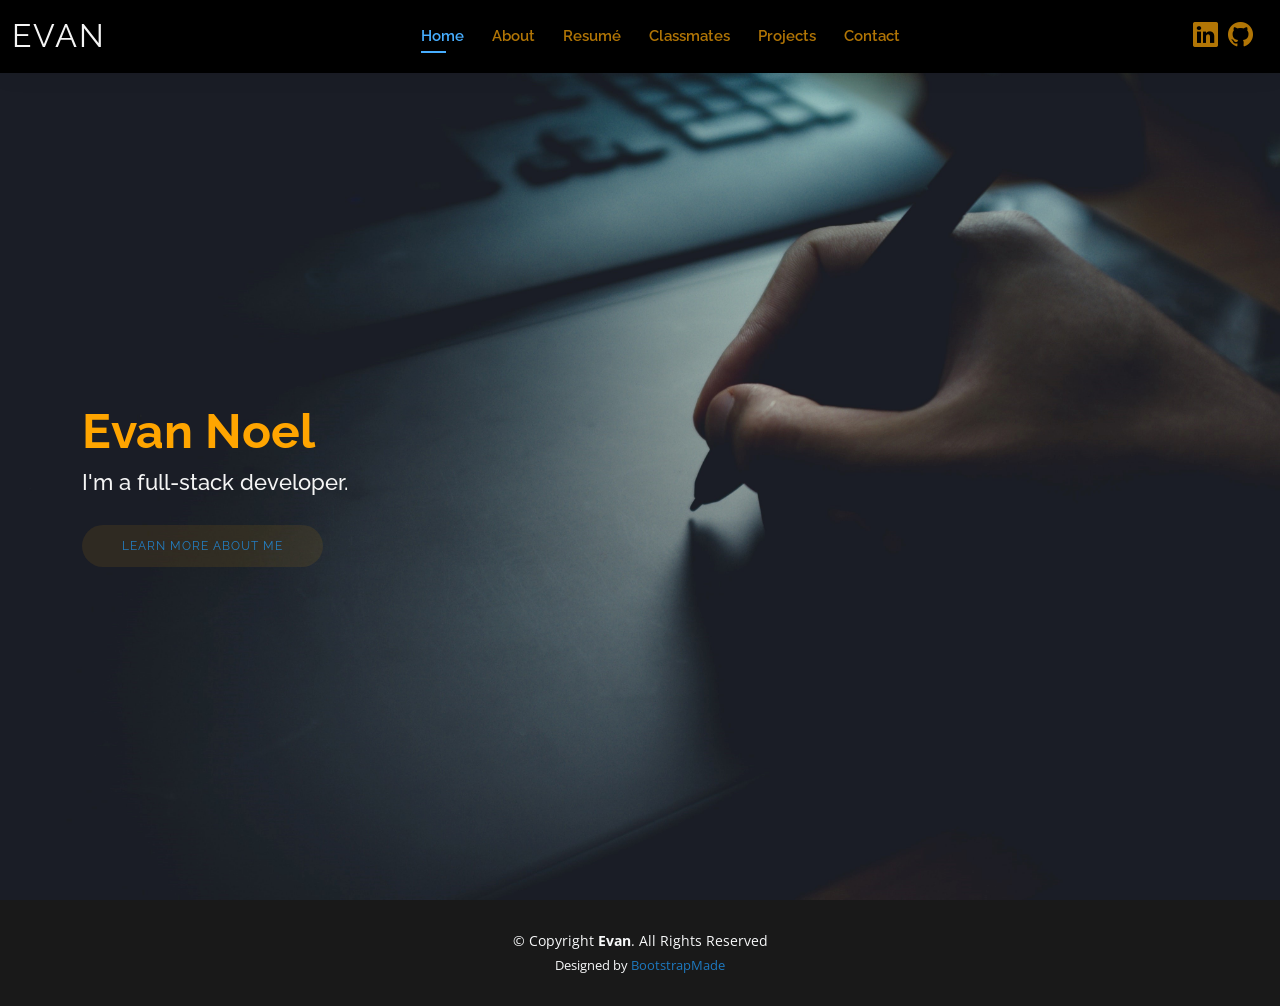
<file: PersonalSite/PersonalSite.UI.MVC/_Archive/index.html>
<!DOCTYPE html>
<html lang="en">

<head>
  <meta charset="utf-8">
  <meta content="width=device-width, initial-scale=1.0" name="viewport">

  <title>Evan Noel Personal Site</title>
  <meta content="" name="description">
  <meta content="" name="keywords">

  <!-- Favicons -->
  <!-- <link href="assets/img/favicon.png" rel="icon">
  <link href="assets/img/apple-touch-icon.png" rel="apple-touch-icon"> -->
  <link rel="apple-touch-icon" sizes="180x180" href="/apple-touch-icon.png">
  <link rel="icon" type="image/png" sizes="32x32" href="/favicon-32x32.png">
  <link rel="icon" type="image/png" sizes="16x16" href="/favicon-16x16.png">
  <link rel="manifest" href="/site.webmanifest">

  <!-- Google Fonts -->
  <link href="https://fonts.googleapis.com/css?family=Open+Sans:300,300i,400,400i,600,600i,700,700i|Raleway:300,300i,400,400i,500,500i,600,600i,700,700i|Poppins:300,300i,400,400i,500,500i,600,600i,700,700i" rel="stylesheet">

  <!-- Vendor CSS Files -->
  <link href="assets/vendor/aos/aos.css" rel="stylesheet">
  <link href="assets/vendor/bootstrap/css/bootstrap.min.css" rel="stylesheet">
  <link href="assets/vendor/bootstrap-icons/bootstrap-icons.css" rel="stylesheet">
  <link href="assets/vendor/boxicons/css/boxicons.min.css" rel="stylesheet">
  <link href="assets/vendor/glightbox/css/glightbox.min.css" rel="stylesheet">
  <link href="assets/vendor/swiper/swiper-bundle.min.css" rel="stylesheet">

  <!-- Template Main CSS File -->
  <link href="assets/css/style.css" rel="stylesheet">

  <!-- =======================================================
  * Template Name: Kelly - v4.9.0
  * Template URL: https://bootstrapmade.com/kelly-free-bootstrap-cv-resume-html-template/
  * Author: BootstrapMade.com
  * License: https://bootstrapmade.com/license/
  ======================================================== -->
</head>

<body>

  <!-- ======= Header ======= -->
  <header id="header" class="fixed-top">
    <div class="container-fluid d-flex justify-content-between align-items-center">

      <h1 class="logo me-auto me-lg-0"><a href="index.html">Evan</a></h1>
      <!-- Uncomment below if you prefer to use an image logo -->
      <!-- <a href="index.html" class="logo"><img src="assets/img/logo.png" alt="" class="img-fluid"></a>-->

      <nav id="navbar" class="navbar order-last order-lg-0">
        <ul>
          <li><a class="active" href="index.html">Home</a></li>
          <li><a href="about.html">About</a></li>
          <li><a href="resume.html">Resum&eacute</a></li>
          <li><a href="classmates.html">Classmates</a></li>
          <li><a href="projects.html">Projects</a></li>
          <li><a href="contact.html">Contact</a></li>
        </ul>
        <i class="bi bi-list mobile-nav-toggle"></i>
      </nav><!-- .navbar -->

      <div class="header-social-links">
        <a href="https://www.linkedin.com/in/evan-noel-655245190/" target ="_blank" class="linkedin"><i class="bi bi-linkedin"></i></i></a>
        <a href="https://github.com/NoelEvan321" target = "_blank" class="github"><i class="bi bi-github"></i></i></a>
      </div>

    </div>

  </header><!-- End Header -->

  <!-- ======= Hero Section ======= -->
  <section id="hero" class="d-flex align-items-center">
    <div class="container d-flex flex-column align-items-xl-start" data-aos="zoom-in" data-aos-delay="100">
      <h1>Evan Noel</h1>
      <h2 class="index-text">I'm a full-stack developer.</h2>
      <a href="about.html" class="btn-about">Learn More About Me</a>
    </div>
  </section><!-- End Hero -->

  <!-- ======= Footer ======= -->
  <footer id="footer" class="bg-dark text-light footer-color">
    <div class="container">
      <div class="copyright">
        &copy; Copyright <strong><span>Evan</span></strong>. All Rights Reserved
      </div>
      <div class="credits">
        <!-- All the links in the footer should remain intact. -->
        <!-- You can delete the links only if you purchased the pro version. -->
        <!-- Licensing information: https://bootstrapmade.com/license/ -->
        <!-- Purchase the pro version with working PHP/AJAX contact form: https://bootstrapmade.com/kelly-free-bootstrap-cv-resume-html-template/ -->
        Designed by <a href="https://bootstrapmade.com/">BootstrapMade</a>
      </div>
    </div>
  </footer><!-- End  Footer -->

  <div id="preloader"></div>
  <a href="#" class="back-to-top d-flex align-items-center justify-content-center"><i class="bi bi-arrow-up-short"></i></a>

  <!-- Vendor JS Files -->
  <script src="assets/vendor/purecounter/purecounter_vanilla.js"></script>
  <script src="assets/vendor/aos/aos.js"></script>
  <script src="assets/vendor/bootstrap/js/bootstrap.bundle.min.js"></script>
  <script src="assets/vendor/glightbox/js/glightbox.min.js"></script>
  <script src="assets/vendor/isotope-layout/isotope.pkgd.min.js"></script>
  <script src="assets/vendor/swiper/swiper-bundle.min.js"></script>
  <script src="assets/vendor/waypoints/noframework.waypoints.js"></script>
  <script src="assets/vendor/php-email-form/validate.js"></script>

  <!-- Template Main JS File -->
  <script src="assets/js/main.js"></script>

</body>

</html>
</file>
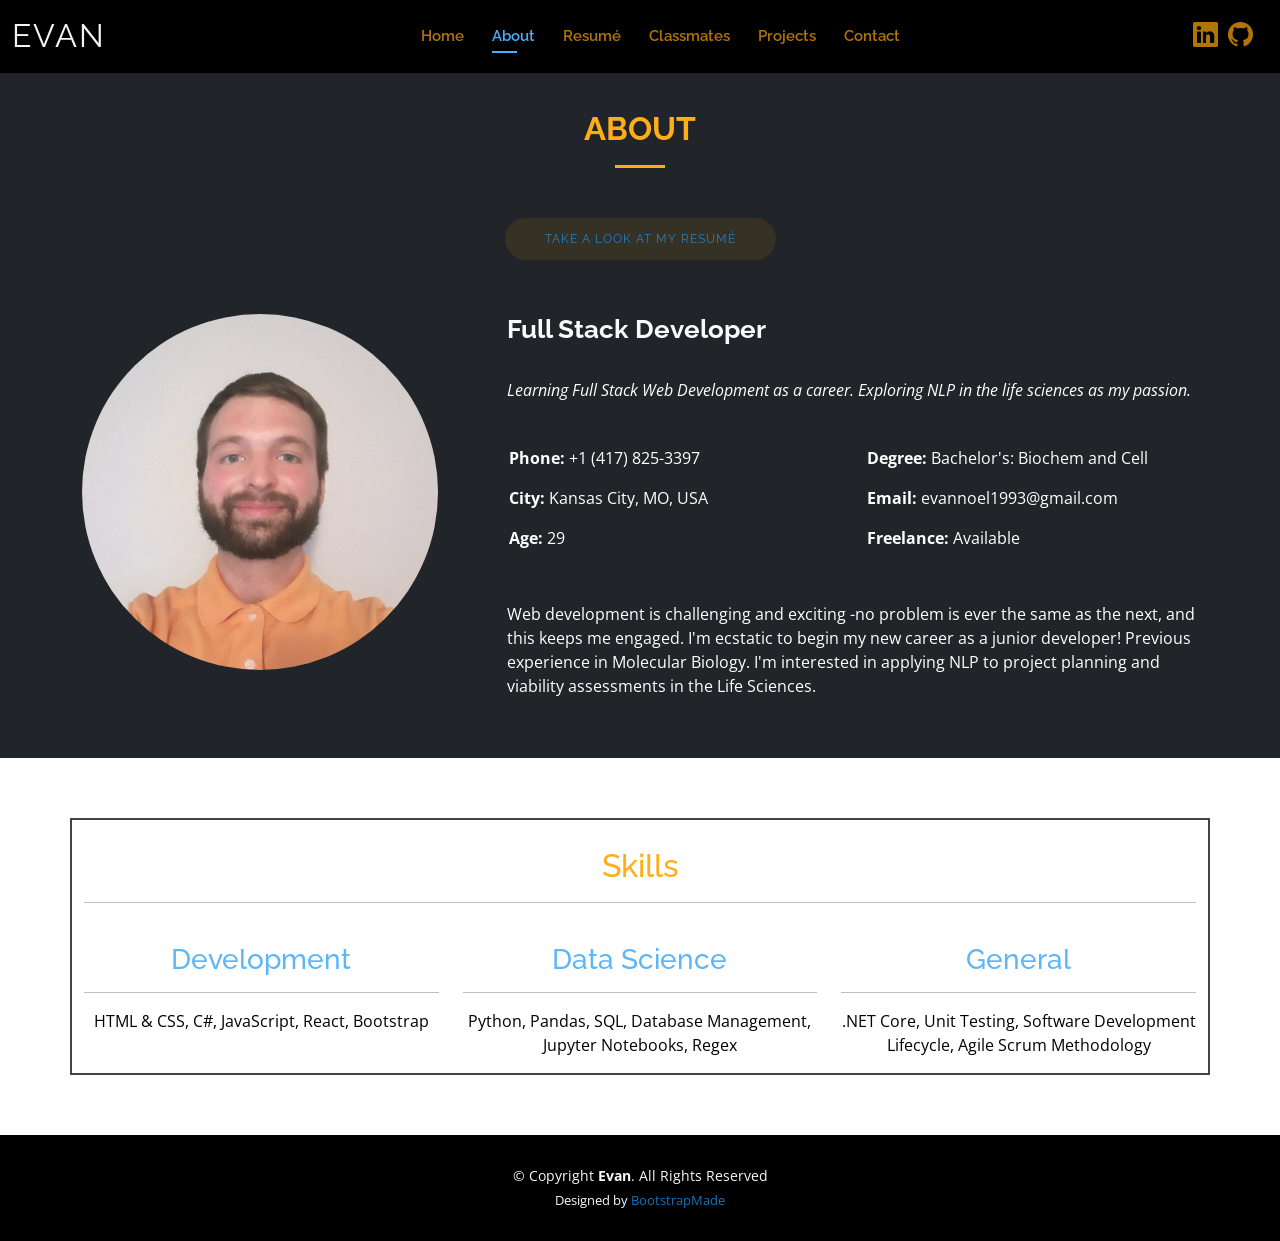
<file: PersonalSite/PersonalSite.UI.MVC/_Archive/about.html>
<!DOCTYPE html>
<html lang="en">

<head>
  <meta charset="utf-8">
  <meta content="width=device-width, initial-scale=1.0" name="viewport">

  <title>About | Evan Noel</title>
  <meta content="" name="description">
  <meta content="" name="keywords">

  <!-- Favicons -->
  <!-- <link href="assets/img/favicon.png" rel="icon">
  <link href="assets/img/apple-touch-icon.png" rel="apple-touch-icon"> -->
  <link rel="apple-touch-icon" sizes="180x180" href="/apple-touch-icon.png">
  <link rel="icon" type="image/png" sizes="32x32" href="/favicon-32x32.png">
  <link rel="icon" type="image/png" sizes="16x16" href="/favicon-16x16.png">
  <link rel="manifest" href="/site.webmanifest">

  <!-- Google Fonts -->
  <link href="https://fonts.googleapis.com/css?family=Open+Sans:300,300i,400,400i,600,600i,700,700i|Raleway:300,300i,400,400i,500,500i,600,600i,700,700i|Poppins:300,300i,400,400i,500,500i,600,600i,700,700i" rel="stylesheet">

  <!-- Vendor CSS Files -->
  <link href="assets/vendor/aos/aos.css" rel="stylesheet">
  <link href="assets/vendor/bootstrap/css/bootstrap.min.css" rel="stylesheet">
  <link href="assets/vendor/bootstrap-icons/bootstrap-icons.css" rel="stylesheet">
  <link href="assets/vendor/boxicons/css/boxicons.min.css" rel="stylesheet">
  <link href="assets/vendor/glightbox/css/glightbox.min.css" rel="stylesheet">
  <link href="assets/vendor/swiper/swiper-bundle.min.css" rel="stylesheet">

  <!-- Template Main CSS File -->
  <link href="assets/css/style.css" rel="stylesheet">

  <!-- =======================================================
  * Template Name: Kelly - v4.9.0
  * Template URL: https://bootstrapmade.com/kelly-free-bootstrap-cv-resume-html-template/
  * Author: BootstrapMade.com
  * License: https://bootstrapmade.com/license/
  ======================================================== -->
</head>

<body>

  <!-- ======= Header ======= -->
  <header id="header" class="fixed-top">
    <div class="container-fluid d-flex justify-content-between align-items-center">

      <h1 class="logo me-auto me-lg-0"><a href="index.html">Evan</a></h1>
      <!-- Uncomment below if you prefer to use an image logo -->
      <!-- <a href="index.html" class="logo"><img src="assets/img/logo.png" alt="" class="img-fluid"></a>-->

      <nav id="navbar" class="navbar order-last order-lg-0">
        <ul>
          <li><a href="index.html">Home</a></li>
          <li><a class="active" href="about.html">About</a></li>
          <li><a href="resume.html">Resum&eacute</a></li>
          <li><a href="classmates.html">Classmates</a></li>
          <li><a href="projects.html">Projects</a></li>
          <li><a href="contact.html">Contact</a></li>
        </ul>
        <i class="bi bi-list mobile-nav-toggle"></i>
      </nav><!-- .navbar -->

      <div class="header-social-links">
        <a href="https://www.linkedin.com/in/evan-noel-655245190/" target ="_blank" class="linkedin"><i class="bi bi-linkedin"></i></i></a>
        <a href="https://github.com/NoelEvan321" target = "_blank" class="github"><i class="bi bi-github"></i></i></a>
      </div>

    </div>

  </header><!-- End Header -->

  <main id="main">

    <!-- ======= About Section ======= -->
    <section id="about" class="about bg-dark text-white">
      <div class="container" data-aos="fade-up">

        <div class="section-title">
          <h2 class="greenTitles">About</h2>
          <a href="assets/EvanNoelITResume.pdf" class="btn-about" target="_blank">Take a look at my resum&eacute</a>
          <br>
          <br>
        </div>

        <div class="row">
          <div class="col-lg-4">
            <img src="assets/myimages/Prof-headshot-2.jfif" class="img-fluid headshot" alt="">
          </div>
          <div class="col-lg-8 pt-4 pt-lg-0 content abt-content">
            <h3 class="text-light">Full Stack Developer</h3>
            <br>
            <p class="fst-italic">
              Learning Full Stack Web Development as a career. Exploring NLP in the life sciences as my passion.
            </p>
            <br>
            <div class="row">
              <div class="col-lg-6">
                <ul>
                  <li><i class="bi bi-rounded-right"></i> <strong>Phone: </strong> +1 (417) 825-3397 </li>
                  <li><i class="bi bi-rounded-right"></i> <strong>City: </strong> Kansas City, MO, USA</li>
                  <li><i class="bi bi-rounded-right"></i> <strong>Age: </strong> 29</li>
                </ul>
              </div>
              <div class="col-lg-6">
                <ul>
                  <li><i class="bi bi-rounded-right"></i> <strong>Degree: </strong> Bachelor's: Biochem and Cell</li>
                  <li><i class="bi bi-rounded-right"></i> <strong>Email: </strong> evannoel1993@gmail.com</li>
                  <li><i class="bi bi-rounded-right"></i> <strong>Freelance: </strong> Available</li>
                </ul>
              </div>
            </div>
            <br>
            <p>
              Web development is challenging and exciting -no problem is ever the same as the next, and this keeps me engaged. I'm ecstatic to begin my new career as a junior developer!
              Previous experience in Molecular Biology. I'm interested in applying NLP to project planning and viability assessments in the Life Sciences. 
            </p>
          </div>
        </div>

      </div>
    </section><!-- End About Section -->

    <!-- ======= Skills Section ======= -->
    <section id="skills" class="skills">
      <!-- <div class="container" data-aos="fade-up">

        <div class="section-title">
          <h2>Skills</h2>
          <pre>
            Development                          Data Science                                    General   
          </pre>
        </div>

        <div class="row skills-content">

          <div class="col-lg-4">
            <div class="progress text-center">
              <pre class="skill">.NET Core, Unit Testing, Software Development Lifecycle, Agile Scrum Methodology<i class="val"></i></pre> -->
              <!--<div class="progress-bar-wrap"> used <i class="val"></i> in the span.
                <div class="progress-bar" role="progressbar" aria-valuenow="90" aria-valuemin="0" aria-valuemax="100"></div>
              </div>-->
            <!-- </div>
          </div>
          <div class="col-lg-4"></div>
            <div class="progress text-center">
              <pre class="skill">HTML &amp; CSS, C#, JavaScript, React, Bootstrap <i class="val"></i></pre> -->
              <!--<div class="progress-bar-wrap">
                <div class="progress-bar" role="progressbar" aria-valuenow="75" aria-valuemin="0" aria-valuemax="100"></div>
              </div>--><!--Progress bar example-->
            <!-- </div>
          </div>
          <div class="col-lg-4"></div>
            <div class="progress text-center">
              <pre class="skill">Python, Pandas, SQL, Database Management, Jupyter Notebooks, Regex <i class="val"></i></pre> -->
              <!--<div class="progress-bar-wrap">
                <div class="progress-bar" role="progressbar" aria-valuenow="75" aria-valuemin="0" aria-valuemax="100"></div>
              </div>--><!--Progress bar example-->
            <!-- </div>

          </div> -->

          <!-- <div class="col-lg-6">

            <div class="progress text-center">
              <span class="skill">Python<i class="val"></i></span> -->
              <!--<div class="progress-bar-wrap">
                <div class="progress-bar" role="progressbar" aria-valuenow="80" aria-valuemin="0" aria-valuemax="100"></div>
              </div>-->
            <!-- </div>

            <div class="progress text-center">
              <span class="skill">.NET<i class="val"></i></span> -->
              <!--<div class="progress-bar-wrap">
                <div class="progress-bar" role="progressbar" aria-valuenow="90" aria-valuemin="0" aria-valuemax="100"></div>
              </div>-->
            <!-- </div>

            <div class="progress text-center">
              <span class="skill">React<i class="val"></i></span> -->
              <!--<div class="progress-bar-wrap">
                <div class="progress-bar" role="progressbar" aria-valuenow="55" aria-valuemin="0" aria-valuemax="100"></div>
              </div>-->
            <!-- </div> -->

          <!-- </div> -->

        <!-- </div> -->

      <!-- </div> -->
      <div class="container skills-table">
        <div class="row text-center skills-header">
          <div class="col-lg-12 col-md-12 col-sm-12">
            <h2>Skills</h2>
            <hr />
            <br>
          </div>
        </div>
        <div class="row text-center skills-bottom">
            <div class="col-lg-4 col-md-12 col-sm-12">
                <h3>Development</h3>
                <hr />
                <p>HTML &amp; CSS, C#, JavaScript, React, Bootstrap</p>
            </div>
            <div class="col-lg-4 col-md-12 col-sm-12">
                <h3>Data Science</h3>
                <hr />
                <p>Python, Pandas, SQL, Database Management, Jupyter Notebooks, Regex</p>
            </div>
            <div class="col-lg-4 col-md-12 col-sm-12">
                <h3>General</h3>
                <hr />
                <p>.NET Core, Unit Testing, Software Development Lifecycle, Agile Scrum Methodology</p>
            </div>
        </div>
    </div> 
    </section><!-- End Skills Section -->

    <!-- ======= Facts Section ======= -->
    <!--<section id="facts" class="facts bg-dark text-white">
      <div class="container" data-aos="fade-up">

        <div class="section-title">
          <h2>Facts</h2>
          <p>Magnam dolores commodi suscipit. Necessitatibus eius consequatur ex aliquid fuga eum quidem. Sit sint consectetur velit. Quisquam quos quisquam cupiditate. Et nemo qui impedit suscipit alias ea. Quia fugiat sit in iste officiis commodi quidem hic quas.</p>
        </div>

        <div class="row counters">

          <div class="col-lg-3 col-6 text-center">
            <span data-purecounter-start="0" data-purecounter-end="232" data-purecounter-duration="1" class="purecounter"></span>
            <p>Clients</p>
          </div>

          <div class="col-lg-3 col-6 text-center">
            <span data-purecounter-start="0" data-purecounter-end="521" data-purecounter-duration="1" class="purecounter"></span>
            <p>Projects</p>
          </div>

          <div class="col-lg-3 col-6 text-center">
            <span data-purecounter-start="0" data-purecounter-end="1463" data-purecounter-duration="1" class="purecounter"></span>
            <p>Hours Of Support</p>
          </div>

          <div class="col-lg-3 col-6 text-center">
            <span data-purecounter-start="0" data-purecounter-end="15" data-purecounter-duration="1" class="purecounter"></span>
            <p>Hard Workers</p>
          </div>

        </div>

      </div>
    </section>--><!-- End Facts Section -->

    <!-- ======= Testimonials Section ======= -->
    <!--<section id="testimonials" class="testimonials">
      <div class="container" data-aos="fade-up">

        <div class="section-title">
          <h2>Testimonials</h2>
          <p>Magnam dolores commodi suscipit. Necessitatibus eius consequatur ex aliquid fuga eum quidem. Sit sint consectetur velit. Quisquam quos quisquam cupiditate. Et nemo qui impedit suscipit alias ea. Quia fugiat sit in iste officiis commodi quidem hic quas.</p>
        </div>

        <div class="testimonials-slider swiper" data-aos="fade-up" data-aos-delay="100">
          <div class="swiper-wrapper">

            <div class="swiper-slide">
              <div class="testimonial-item">
                <img src="assets/img/testimonials/testimonials-1.jpg" class="testimonial-img" alt="">
                <h3>Saul Goodman</h3>
                <h4>Ceo &amp; Founder</h4>
                <p>
                  <i class="bx bxs-quote-alt-left quote-icon-left"></i>
                  Proin iaculis purus consequat sem cure digni ssim donec porttitora entum suscipit rhoncus. Accusantium quam, ultricies eget id, aliquam eget nibh et. Maecen aliquam, risus at semper.
                  <i class="bx bxs-quote-alt-right quote-icon-right"></i>
                </p>
              </div>
            </div>--><!-- End testimonial item -->

          <!--</div>
          <div class="swiper-pagination"></div>
        </div>

      </div>
    </section>--><!-- End Testimonials Section -->

  </main><!-- End #main -->

  <!-- ======= Footer ======= -->
  <footer id="footer" class="bg-black text-light">
    <div class="container">
      <div class="copyright">
        &copy; Copyright <strong><span>Evan</span></strong>. All Rights Reserved
      </div>
      <div class="credits">
        <!-- All the links in the footer should remain intact. -->
        <!-- You can delete the links only if you purchased the pro version. -->
        <!-- Licensing information: https://bootstrapmade.com/license/ -->
        <!-- Purchase the pro version with working PHP/AJAX contact form: https://bootstrapmade.com/kelly-free-bootstrap-cv-resume-html-template/ -->
        Designed by <a href="https://bootstrapmade.com/">BootstrapMade</a>
      </div>
    </div>
  </footer><!-- End  Footer -->

  <div id="preloader"></div>
  <a href="#" class="back-to-top d-flex align-items-center justify-content-center"><i class="bi bi-arrow-up-short"></i></a>

  <!-- Vendor JS Files -->
  <script src="assets/vendor/purecounter/purecounter_vanilla.js"></script>
  <script src="assets/vendor/aos/aos.js"></script>
  <script src="assets/vendor/bootstrap/js/bootstrap.bundle.min.js"></script>
  <script src="assets/vendor/glightbox/js/glightbox.min.js"></script>
  <script src="assets/vendor/isotope-layout/isotope.pkgd.min.js"></script>
  <script src="assets/vendor/swiper/swiper-bundle.min.js"></script>
  <script src="assets/vendor/waypoints/noframework.waypoints.js"></script>
  <script src="assets/vendor/php-email-form/validate.js"></script>

  <!-- Template Main JS File -->
  <script src="assets/js/main.js"></script>

</body>

</html>
</file>
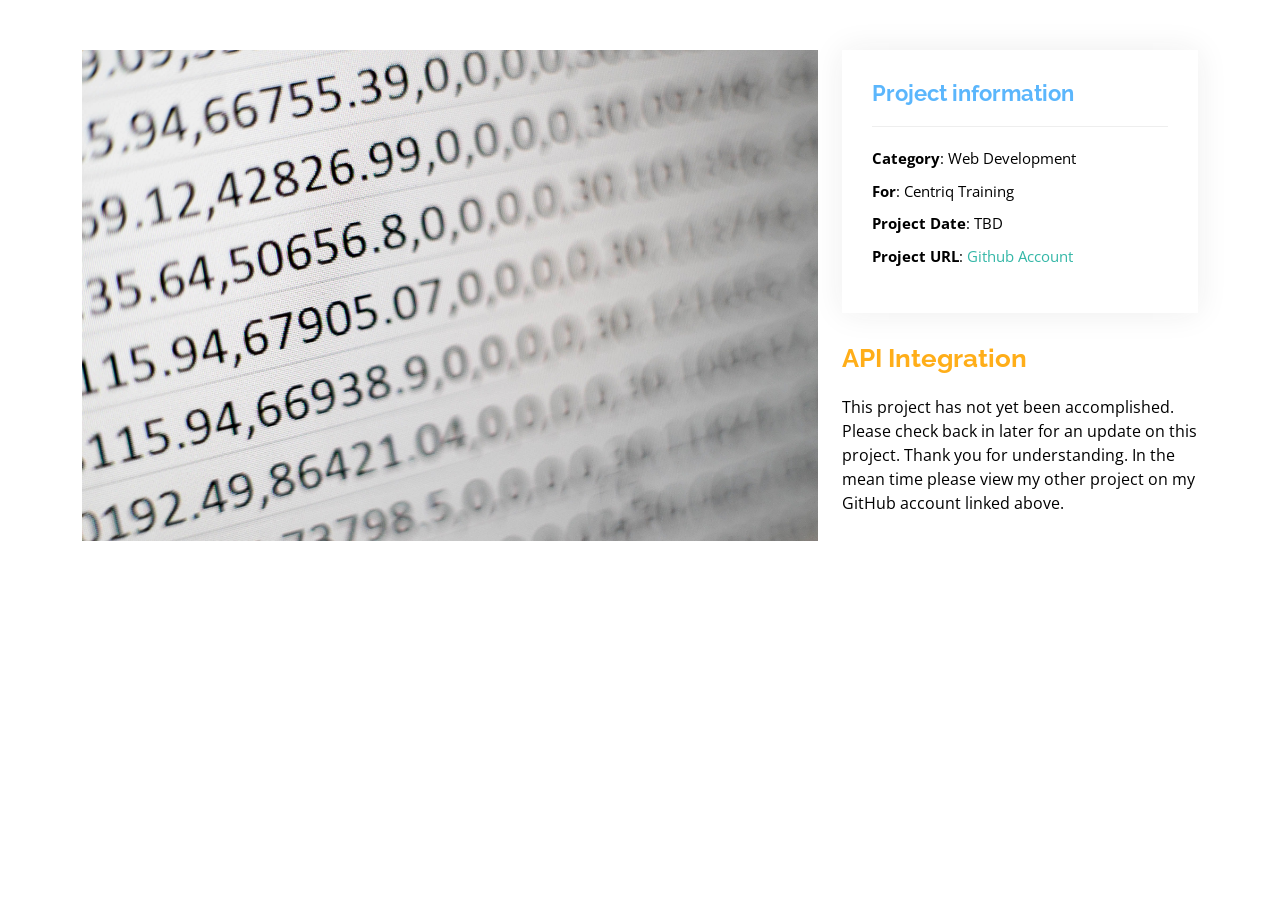
<file: PersonalSite/PersonalSite.UI.MVC/_Archive/API-integration.html>
<!DOCTYPE html>
<html lang="en">

<head>
  <meta charset="utf-8">
  <meta content="width=device-width, initial-scale=1.0" name="viewport">

  <title>Portfolio Details | Evan Noel</title>
  <meta content="" name="description">
  <meta content="" name="keywords">

  <!-- Favicons -->
  <link href="assets/img/favicon.png" rel="icon">
  <link href="assets/img/apple-touch-icon.png" rel="apple-touch-icon">

  <!-- Google Fonts -->
  <link href="https://fonts.googleapis.com/css?family=Open+Sans:300,300i,400,400i,600,600i,700,700i|Raleway:300,300i,400,400i,500,500i,600,600i,700,700i|Poppins:300,300i,400,400i,500,500i,600,600i,700,700i" rel="stylesheet">

  <!-- Vendor CSS Files -->
  <link href="assets/vendor/aos/aos.css" rel="stylesheet">
  <link href="assets/vendor/bootstrap/css/bootstrap.min.css" rel="stylesheet">
  <link href="assets/vendor/bootstrap-icons/bootstrap-icons.css" rel="stylesheet">
  <link href="assets/vendor/boxicons/css/boxicons.min.css" rel="stylesheet">
  <link href="assets/vendor/glightbox/css/glightbox.min.css" rel="stylesheet">
  <link href="assets/vendor/swiper/swiper-bundle.min.css" rel="stylesheet">

  <!-- Template Main CSS File -->
  <link href="assets/css/style.css" rel="stylesheet">

  <!-- =======================================================
  * Template Name: Kelly - v4.9.0
  * Template URL: https://bootstrapmade.com/kelly-free-bootstrap-cv-resume-html-template/
  * Author: BootstrapMade.com
  * License: https://bootstrapmade.com/license/
  ======================================================== -->
</head>

<body>

  <main id="main">

    <!-- ======= Portfolio Details Section ======= -->
    <section id="portfolio-details" class="portfolio-details">
      <div class="container">

        <div class="row gy-4">

         <div class="col-lg-8">
            <div class="portfolio-details-slider swiper">
              <div class="swiper-wrapper align-items-center">

                <div class="swiper-slide">
                  <img src="assets/myimages/API-mika-baumeister-Wpnoqo2plFA-unsplash.jpg" alt="Random comma-seperated data">
                </div>
              </div>
              <div class="swiper-pagination"></div>
            </div>
          </div>

          <div class="col-lg-4">
            <div class="portfolio-info">
              <h3>Project information</h3>
              <ul>
                <li><strong>Category</strong>: Web Development</li>
                <li><strong>For</strong>: Centriq Training</li>
                <li><strong>Project Date</strong>: TBD </li>
                <li><strong>Project URL</strong>: <a href="https://github.com/NoelEvan321/" target="_blank">Github Account</a></li>
              </ul>
            </div>
            <div class="portfolio-description">
              <h2>API Integration</h2>
              <p>
                This project has not yet been accomplished. Please check back in later for an update on this project. Thank you for understanding. In the mean time please view my other project on my GitHub account linked above.
              </p>
            </div>
          </div>

        </div>

      </div>
    </section><!-- End Portfolio Details Section -->

  </main><!-- End #main -->

  <div id="preloader"></div>
  <a href="#" class="back-to-top d-flex align-items-center justify-content-center"><i class="bi bi-arrow-up-short"></i></a>

  <!-- Vendor JS Files -->
  <script src="assets/vendor/purecounter/purecounter_vanilla.js"></script>
  <script src="assets/vendor/aos/aos.js"></script>
  <script src="assets/vendor/bootstrap/js/bootstrap.bundle.min.js"></script>
  <script src="assets/vendor/glightbox/js/glightbox.min.js"></script>
  <script src="assets/vendor/isotope-layout/isotope.pkgd.min.js"></script>
  <script src="assets/vendor/swiper/swiper-bundle.min.js"></script>
  <script src="assets/vendor/waypoints/noframework.waypoints.js"></script>
  <script src="assets/vendor/php-email-form/validate.js"></script>

  <!-- Template Main JS File -->
  <script src="assets/js/main.js"></script>

</body>

</html>
</file>
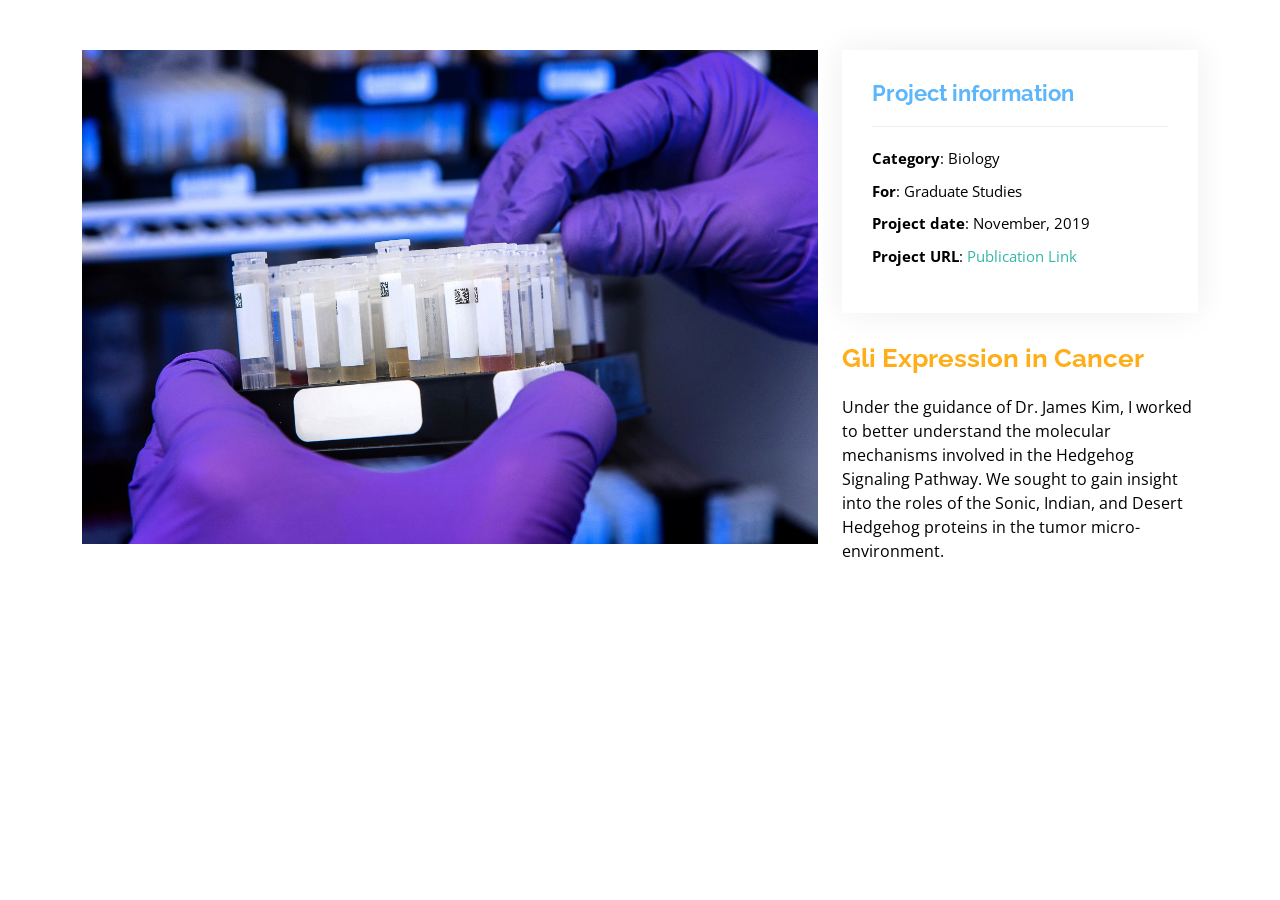
<file: PersonalSite/PersonalSite.UI.MVC/_Archive/BiologyPublication.html>
<!DOCTYPE html>
<html lang="en">

<head>
  <meta charset="utf-8">
  <meta content="width=device-width, initial-scale=1.0" name="viewport">

  <title>Portfolio Details | Evan Noel</title>
  <meta content="" name="description">
  <meta content="" name="keywords">

  <!-- Favicons -->
  <link href="assets/img/favicon.png" rel="icon">
  <link href="assets/img/apple-touch-icon.png" rel="apple-touch-icon">

  <!-- Google Fonts -->
  <link href="https://fonts.googleapis.com/css?family=Open+Sans:300,300i,400,400i,600,600i,700,700i|Raleway:300,300i,400,400i,500,500i,600,600i,700,700i|Poppins:300,300i,400,400i,500,500i,600,600i,700,700i" rel="stylesheet">

  <!-- Vendor CSS Files -->
  <link href="assets/vendor/aos/aos.css" rel="stylesheet">
  <link href="assets/vendor/bootstrap/css/bootstrap.min.css" rel="stylesheet">
  <link href="assets/vendor/bootstrap-icons/bootstrap-icons.css" rel="stylesheet">
  <link href="assets/vendor/boxicons/css/boxicons.min.css" rel="stylesheet">
  <link href="assets/vendor/glightbox/css/glightbox.min.css" rel="stylesheet">
  <link href="assets/vendor/swiper/swiper-bundle.min.css" rel="stylesheet">

  <!-- Plyr Files -->
  <link rel="stylesheet" href="https://cdn.plyr.io/3.7.2/plyr.css" />

  <!-- Template Main CSS File -->
  <link href="assets/css/style.css" rel="stylesheet">

  <!-- =======================================================
  * Template Name: Kelly - v4.9.0
  * Template URL: https://bootstrapmade.com/kelly-free-bootstrap-cv-resume-html-template/
  * Author: BootstrapMade.com
  * License: https://bootstrapmade.com/license/
  ======================================================== -->
</head>

<body>

  <main id="main">

    <!-- ======= Portfolio Details Section ======= -->
    <section id="portfolio-details" class="portfolio-details">
      <div class="container">

        <div class="row gy-4">

         <div class="col-lg-8">
            <div class="portfolio-details-slider swiper">
              <div class="swiper-wrapper align-items-center">

                <div>
                  <img src="assets/myimages/Biochem-unslpash.jpg" alt="Cell-culture Freeze-tubes.">
                </div>
              </div>
              <div class="swiper-pagination"></div>
            </div>
          </div>

          <div class="col-lg-4">
            <div class="portfolio-info">
              <h3>Project information</h3>
              <ul>
                <li><strong>Category</strong>: Biology</li>
                <li><strong>For</strong>: Graduate Studies</li>
                <li><strong>Project date</strong>: November, 2019</li>
                <li><strong>Project URL</strong>: <a href="https://www.ncbi.nlm.nih.gov/pmc/articles/PMC7160060/" target="_blank">Publication Link</a></li>
              </ul>
            </div>
            <div class="portfolio-description">
              <h2>Gli Expression in Cancer</h2>
              <p>
                Under the guidance of Dr. James Kim, I worked to better understand the molecular mechanisms involved in the Hedgehog Signaling Pathway. We sought to gain insight into the roles of the Sonic, Indian, and Desert Hedgehog proteins in the tumor micro-environment.
              </p>
            </div>
          </div>
        </div>
      </div>
    </section><!-- End Portfolio Details Section -->

  </main><!-- End #main -->

  <div id="preloader"></div>
  <a href="#" class="back-to-top d-flex align-items-center justify-content-center"><i class="bi bi-arrow-up-short"></i></a>

  <!-- Vendor JS Files -->
  <script src="assets/vendor/purecounter/purecounter_vanilla.js"></script>
  <script src="assets/vendor/aos/aos.js"></script>
  <script src="assets/vendor/bootstrap/js/bootstrap.bundle.min.js"></script>
  <script src="assets/vendor/glightbox/js/glightbox.min.js"></script>
  <script src="assets/vendor/isotope-layout/isotope.pkgd.min.js"></script>
  <script src="assets/vendor/swiper/swiper-bundle.min.js"></script>
  <script src="assets/vendor/waypoints/noframework.waypoints.js"></script>
  <script src="assets/vendor/php-email-form/validate.js"></script>

  <!-- Plyr Script -->
  <script src="https://cdn.plyr.io/3.7.2/plyr.polyfilled.js"></script>

  <!-- Template Main JS File -->
  <script src="assets/js/main.js"></script>

</body>

</html>
</file>
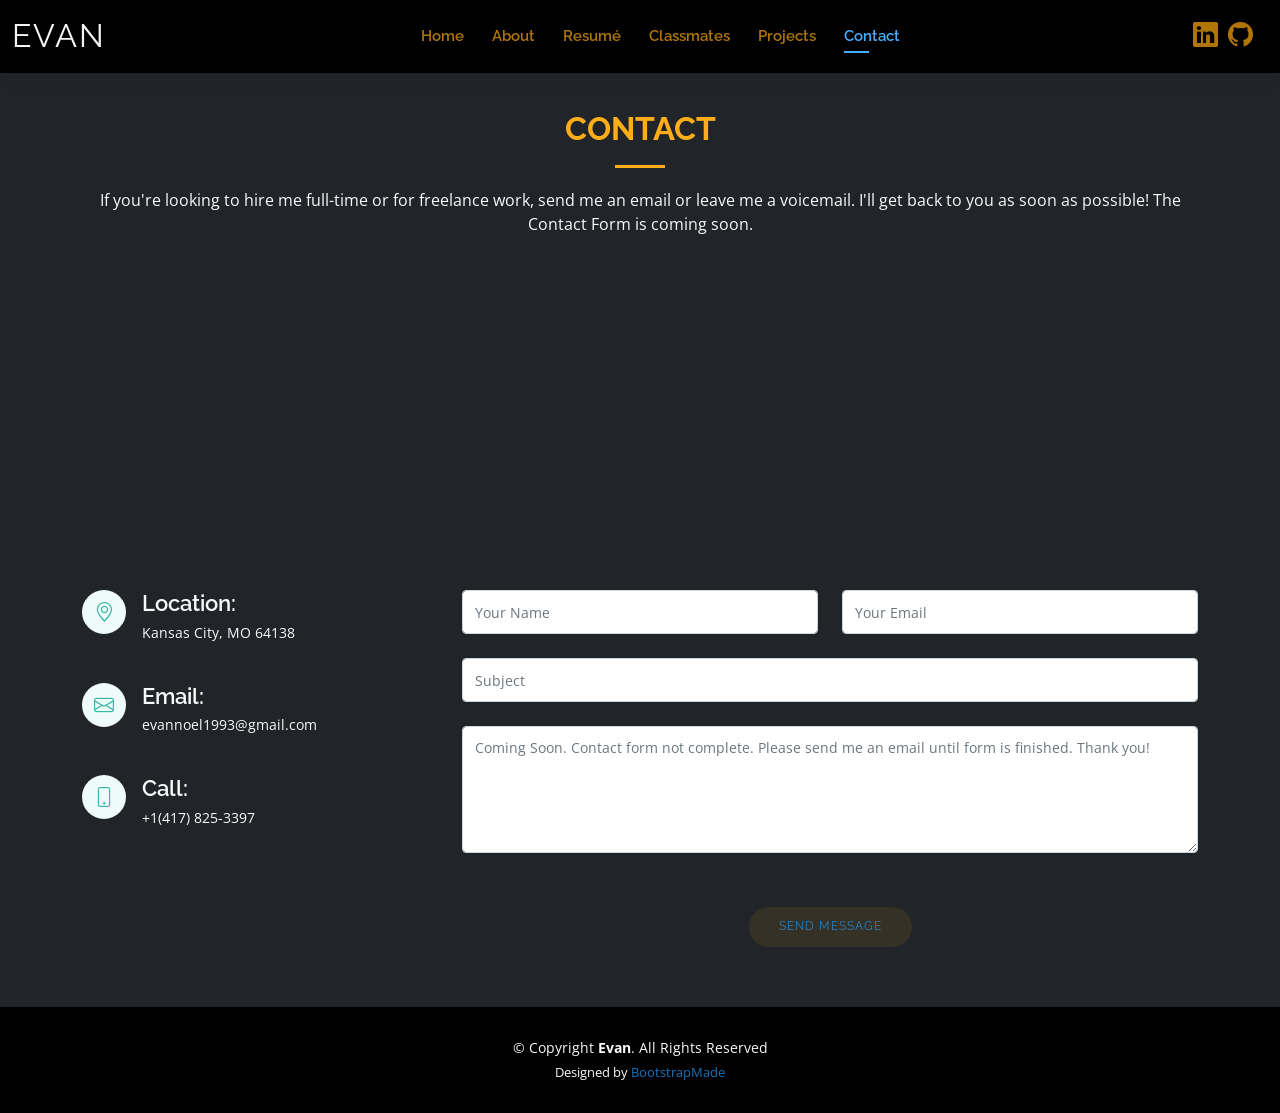
<file: PersonalSite/PersonalSite.UI.MVC/_Archive/contact.html>
<!DOCTYPE html>
<html lang="en" class="bg-dark text-light">

<head>
  <meta charset="utf-8">
  <meta content="width=device-width, initial-scale=1.0" name="viewport">

  <title>Contact - Evan Noel</title>
  <meta content="" name="description">
  <meta content="" name="keywords">

  <!-- Favicons -->
  <!-- <link href="assets/img/favicon.png" rel="icon">
  <link href="assets/img/apple-touch-icon.png" rel="apple-touch-icon"> -->
  <link rel="apple-touch-icon" sizes="180x180" href="/apple-touch-icon.png">
  <link rel="icon" type="image/png" sizes="32x32" href="/favicon-32x32.png">
  <link rel="icon" type="image/png" sizes="16x16" href="/favicon-16x16.png">
  <link rel="manifest" href="/site.webmanifest">
  <!-- Google Fonts -->
  <link href="https://fonts.googleapis.com/css?family=Open+Sans:300,300i,400,400i,600,600i,700,700i|Raleway:300,300i,400,400i,500,500i,600,600i,700,700i|Poppins:300,300i,400,400i,500,500i,600,600i,700,700i" rel="stylesheet">

  <!-- Vendor CSS Files -->
  <link href="assets/vendor/aos/aos.css" rel="stylesheet">
  <link href="assets/vendor/bootstrap/css/bootstrap.min.css" rel="stylesheet">
  <link href="assets/vendor/bootstrap-icons/bootstrap-icons.css" rel="stylesheet">
  <link href="assets/vendor/boxicons/css/boxicons.min.css" rel="stylesheet">
  <link href="assets/vendor/glightbox/css/glightbox.min.css" rel="stylesheet">
  <link href="assets/vendor/swiper/swiper-bundle.min.css" rel="stylesheet">

  <!-- Template Main CSS File -->
  <link href="assets/css/style.css" rel="stylesheet">

  <!-- =======================================================
  * Template Name: Kelly - v4.9.0
  * Template URL: https://bootstrapmade.com/kelly-free-bootstrap-cv-resume-html-template/
  * Author: BootstrapMade.com
  * License: https://bootstrapmade.com/license/
  ======================================================== -->
</head>

<body>

  <!-- ======= Header ======= -->
  <header id="header" class="fixed-top">
    <div class="container-fluid d-flex justify-content-between align-items-center">

      <h1 class="logo me-auto me-lg-0"><a href="index.html">Evan</a></h1>
      <!-- Uncomment below if you prefer to use an image logo -->
      <!-- <a href="index.html" class="logo"><img src="assets/img/logo.png" alt="" class="img-fluid"></a>-->

      <nav id="navbar" class="navbar order-last order-lg-0">
        <ul>
          <li><a href="index.html">Home</a></li>
          <li><a href="about.html">About</a></li>
          <li><a href="resume.html">Resum&eacute</a></li>
          <li><a href="classmates.html">Classmates</a></li>
          <li><a href="projects.html">Projects</a></li>
          <li><a class="active" href="contact.html">Contact</a></li>
        </ul>
        <i class="bi bi-list mobile-nav-toggle"></i>
      </nav><!-- .navbar -->

      <div class="header-social-links">
        <a href="https://www.linkedin.com/in/evan-noel-655245190/" target ="_blank" class="linkedin"><i class="bi bi-linkedin"></i></i></a>
        <a href="https://github.com/NoelEvan321" target = "_blank" class="github"><i class="bi bi-github"></i></i></a>
      </div>

    </div>

  </header><!-- End Header -->

  <main id="main">

    <!-- ======= Contact Section ======= -->
    <section id="contact" class="contact bg-dark text-light">
      <div class="container" data-aos="fade-up">

        <div class="section-title bg-dark text-light">
          <h2 class="greenTitles">Contact</h2>
          <p>If you're looking to hire me full-time or for freelance work, send me an email or leave me a voicemail. I'll get back to you as soon as possible! The Contact Form is coming soon.</p>
        </div>

        <div>
          <iframe style="border:0; width: 100%; height: 270px;" src="https://www.google.com/maps/embed?pb=!1m18!1m12!1m3!1d3102.27506764418!2d-94.60958528478878!3d38.96338667956044!2m3!1f0!2f0!3f0!3m2!1i1024!2i768!4f13.1!3m3!1m2!1s0x87c0e925e366ed0f%3A0x73aec4617abd2f03!2sCentriq!5e0!3m2!1sen!2sus!4v1667104559214!5m2!1sen!2sus" frameborder="0" allowfullscreen></iframe>
          
        </div>

        <div class="row mt-5">

          <div class="col-lg-4">
            <div class="info bg-dark text-light">
              <div class="address text-light">
                <i class="bi bi-geo-alt"></i>
                <h4 class="text-light">Location:</h4>
                <p class="text-light">Kansas City, MO 64138</p>
              </div>

              <div class="email">
                <i class="bi bi-envelope"></i>
                <h4 class="text-light">Email:</h4>
                <p class="text-light">evannoel1993@gmail.com</p>
              </div>

              <div class="phone">
                <i class="bi bi-phone"></i>
                <h4 class="text-light">Call:</h4>
                <p class="text-light">+1(417) 825-3397</p>
              </div>

            </div>

          </div>

          <div class="col-lg-8 mt-5 mt-lg-0 bg-dark text-light">

            <form action="forms/contact.php" method="post" role="form" class="php-email-form bg-dark text-light">
              <div class="row">
                <div class="col-md-6 form-group">
                  <input type="text" name="name" class="form-control" id="name" placeholder="Your Name" required>
                </div>
                <div class="col-md-6 form-group mt-3 mt-md-0">
                  <input type="email" class="form-control" name="email" id="email" placeholder="Your Email" required>
                </div>
              </div>
              <div class="form-group mt-3">
                <input type="text" class="form-control" name="subject" id="subject" placeholder="Subject" required>
              </div>
              <div class="form-group mt-3">
                <textarea class="form-control" name="message" rows="5" placeholder="Coming Soon. Contact form not complete. Please send me an email until form is finished. Thank you!" required></textarea>
              </div>
              <div class="my-3">
                <div class="loading">Loading</div>
                <div class="error-message"></div>
                <div class="sent-message">Your message has been sent. Thank you!</div>
              </div>
              <div class="text-center"><button class="btn-about" type="submit">Send Message</button></div>
            </form>

          </div>

        </div>

      </div>
    </section><!-- End Contact Section -->

  </main><!-- End #main -->

  <!-- ======= Footer ======= -->
  <footer id="footer" class="bg-black text-light">
    <div class="container">
      <div class="copyright">
        &copy; Copyright <strong><span>Evan</span></strong>. All Rights Reserved
      </div>
      <div class="credits">
        <!-- All the links in the footer should remain intact. -->
        <!-- You can delete the links only if you purchased the pro version. -->
        <!-- Licensing information: https://bootstrapmade.com/license/ -->
        <!-- Purchase the pro version with working PHP/AJAX contact form: https://bootstrapmade.com/kelly-free-bootstrap-cv-resume-html-template/ -->
        Designed by <a href="https://bootstrapmade.com/">BootstrapMade</a>
      </div>
    </div>
  </footer><!-- End  Footer -->

  <div id="preloader"></div>
  <a href="#" class="back-to-top d-flex align-items-center justify-content-center"><i class="bi bi-arrow-up-short"></i></a>

  <!-- Vendor JS Files -->
  <script src="assets/vendor/purecounter/purecounter_vanilla.js"></script>
  <script src="assets/vendor/aos/aos.js"></script>
  <script src="assets/vendor/bootstrap/js/bootstrap.bundle.min.js"></script>
  <script src="assets/vendor/glightbox/js/glightbox.min.js"></script>
  <script src="assets/vendor/isotope-layout/isotope.pkgd.min.js"></script>
  <script src="assets/vendor/swiper/swiper-bundle.min.js"></script>
  <script src="assets/vendor/waypoints/noframework.waypoints.js"></script>
  <script src="assets/vendor/php-email-form/validate.js"></script>

  <!-- Template Main JS File -->
  <script src="assets/js/main.js"></script>

</body>

</html>
</file>
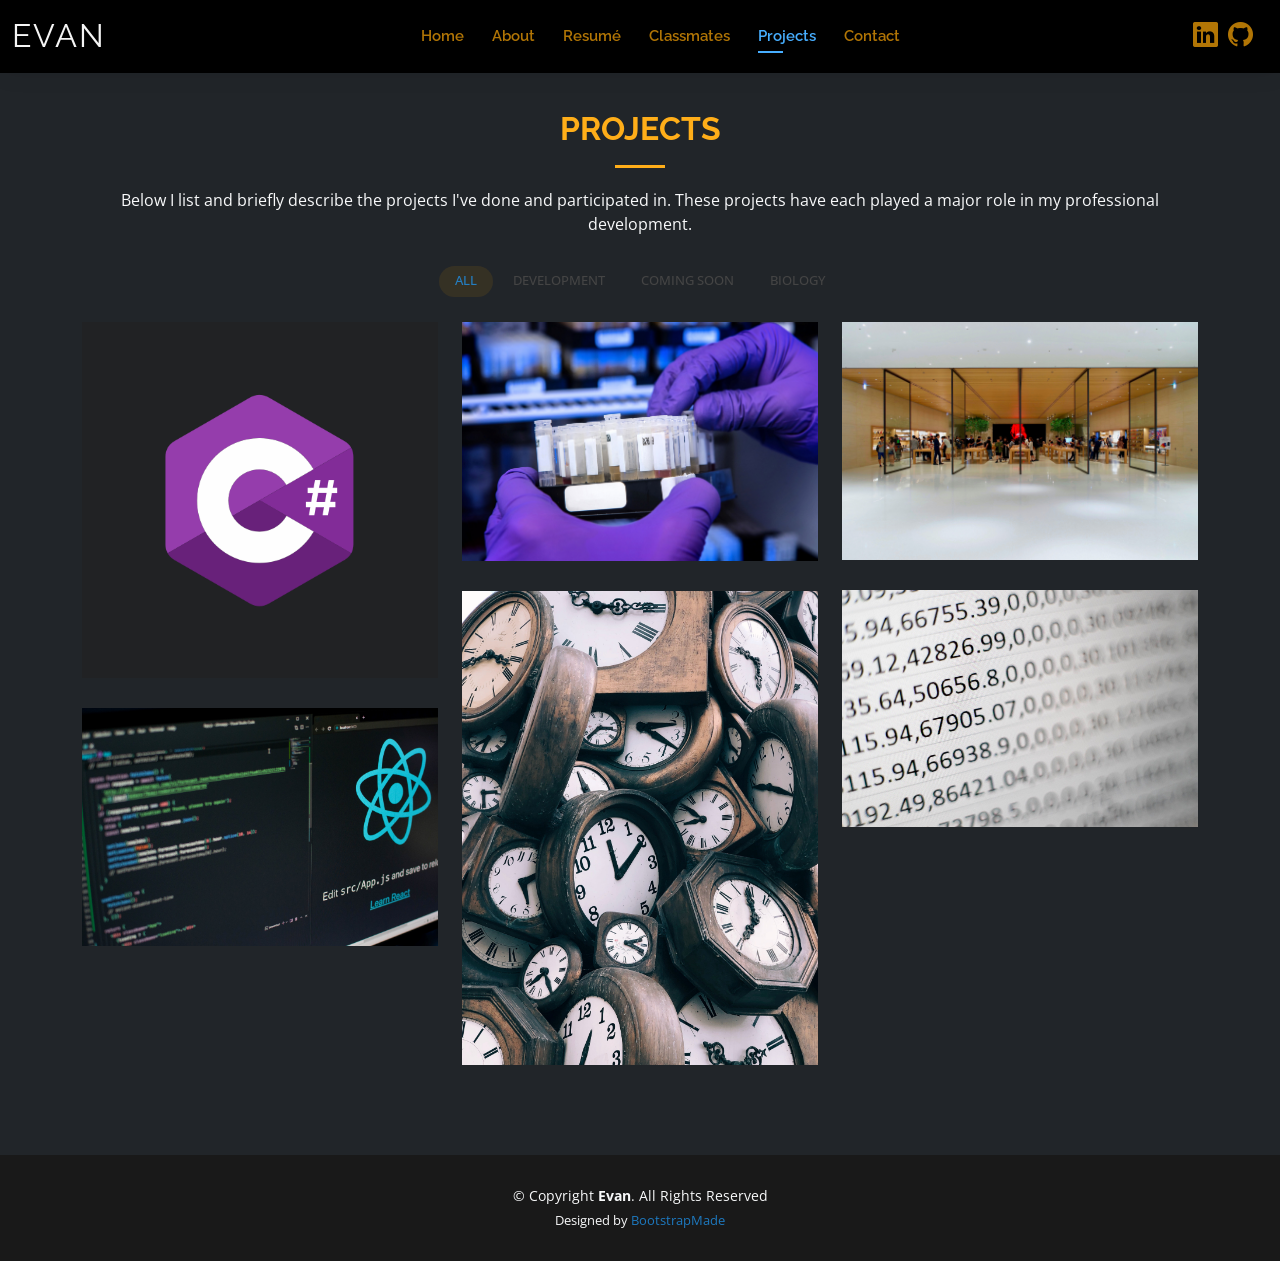
<file: PersonalSite/PersonalSite.UI.MVC/_Archive/projects.html>
<!DOCTYPE html>
<html lang="en">

<head>
  <meta charset="utf-8">
  <meta content="width=device-width, initial-scale=1.0" name="viewport">

  <title>Projects - Evan Noel</title>
  <meta content="" name="description">
  <meta content="" name="keywords">

  <!-- Favicons -->
  <!-- <link href="assets/img/favicon.png" rel="icon">
  <link href="assets/img/apple-touch-icon.png" rel="apple-touch-icon"> -->
  <link rel="apple-touch-icon" sizes="180x180" href="/apple-touch-icon.png">
  <link rel="icon" type="image/png" sizes="32x32" href="/favicon-32x32.png">
  <link rel="icon" type="image/png" sizes="16x16" href="/favicon-16x16.png">
  <link rel="manifest" href="/site.webmanifest">

  <!-- Google Fonts -->
  <link href="https://fonts.googleapis.com/css?family=Open+Sans:300,300i,400,400i,600,600i,700,700i|Raleway:300,300i,400,400i,500,500i,600,600i,700,700i|Poppins:300,300i,400,400i,500,500i,600,600i,700,700i" rel="stylesheet">

  <!-- Vendor CSS Files -->
  <link href="assets/vendor/aos/aos.css" rel="stylesheet">
  <link href="assets/vendor/bootstrap/css/bootstrap.min.css" rel="stylesheet">
  <link href="assets/vendor/bootstrap-icons/bootstrap-icons.css" rel="stylesheet">
  <link href="assets/vendor/boxicons/css/boxicons.min.css" rel="stylesheet">
  <link href="assets/vendor/glightbox/css/glightbox.min.css" rel="stylesheet">
  <link href="assets/vendor/swiper/swiper-bundle.min.css" rel="stylesheet">

  <!-- Template Main CSS File -->
  <link href="assets/css/style.css" rel="stylesheet">

  <!-- =======================================================
  * Template Name: Kelly - v4.9.0
  * Template URL: https://bootstrapmade.com/kelly-free-bootstrap-cv-resume-html-template/
  * Author: BootstrapMade.com
  * License: https://bootstrapmade.com/license/
  ======================================================== -->
</head>

<body>

  <!-- ======= Header ======= -->
  <header id="header" class="fixed-top">
    <div class="container-fluid d-flex justify-content-between align-items-center">

      <h1 class="logo me-auto me-lg-0"><a href="index.html">Evan</a></h1>
      <!-- Uncomment below if you prefer to use an image logo -->
      <!-- <a href="index.html" class="logo"><img src="assets/img/logo.png" alt="" class="img-fluid"></a>-->

      <nav id="navbar" class="navbar order-last order-lg-0">
        <ul>
          <li><a href="index.html">Home</a></li>
          <li><a href="about.html">About</a></li>
          <li><a href="resume.html">Resum&eacute</a></li>
          <li><a href="classmates.html">Classmates</a></li>
          <li><a class="active" href="projects.html">Projects</a></li>
          <li><a href="contact.html">Contact</a></li>
        </ul>
        <i class="bi bi-list mobile-nav-toggle"></i>
      </nav><!-- .navbar -->

      <div class="header-social-links">
        <a href="https://www.linkedin.com/in/evan-noel-655245190/" target ="_blank" class="linkedin"><i class="bi bi-linkedin"></i></i></a>
        <a href="https://github.com/NoelEvan321" target = "_blank" class="github"><i class="bi bi-github"></i></i></a>
      </div>

    </div>

  </header><!-- End Header -->

  <main id="main">

    <!-- ======= Projects Section ======= -->
    <section id="portfolio" class="portfolio bg-dark text-light">
      <div class="container" data-aos="fade-up">

        <div class="section-title">
          <h2 class="greenTitles">Projects</h2>
          <p>Below I list and briefly describe the projects I've done and participated in. These projects have each played a major role in my professional development.</p>
        </div>

        <div class="row" data-aos="fade-up" data-aos-delay="100">
          <div class="col-lg-12 d-flex justify-content-center">
            <ul id="portfolio-flters">
              <li data-filter="*" class="filter-active">All</li>
              <li data-filter=".filter-app">Development</li><!--Finds all objects with a 'filter-app' class-->
              <li data-filter=".filter-card">Coming Soon</li>
              <li data-filter=".filter-web">Biology</li>
            </ul>
          </div>
        </div>

        <div class="row portfolio-container" data-aos="fade-up" data-aos-delay="200">

          <div class="col-lg-4 col-md-6 portfolio-item filter-app">
            <div class="portfolio-wrap">
              <img src="assets/myimages/csharp_logo.png" class="img-fluid" alt="C# Purple Hexagon logo">
              <div class="portfolio-info">
                <h4>Dungeon Application Summary</h4>
                <p>Development Project</p>
                <div class="portfolio-links">
                  <a href="assets/img/portfolio/portfolio-1.jpg" data-gallery="portfolioGallery" class="portfolio-lightbox" title="App 1"><i class="bx bx-plus"></i></a>
                  <a href="portfolio-details.html" class="portfolio-details-lightbox" data-glightbox="type: external" title="Portfolio Details"><i class="bx bx-link"></i></a>
                </div>
              </div>
            </div>
          </div>

          <div class="col-lg-4 col-md-6 portfolio-item filter-web">
            <div class="portfolio-wrap">
              <img src="assets/myimages/Biochem-unslpash.jpg" class="img-fluid" alt="Cell-culture Freeze Tubes.">
              <div class="portfolio-info">
                <h4>Biology Project-Publication</h4>
                <p>Relevent Skills Obtained</p>
                <div class="portfolio-links">
                  <a href="assets/myimages/Biochem-unslpash.jpg" data-gallery="portfolioGallery" class="portfolio-lightbox" title="Web 3"><i class="bx bx-plus"></i></a>
                  <a href="/BiologyPublication.html" class="portfolio-details-lightbox" data-glightbox="type: external" title="Portfolio Details"><i class="bx bx-link"></i></a>
                </div>
              </div>
            </div>
          </div>

          <div class="col-lg-4 col-md-6 portfolio-item filter-card">
            <div class="portfolio-wrap">
              <img src="assets/myimages/storefront-philippe-yuan-aLX0R6qg01Y-unsplash.jpg" class="img-fluid" alt="Random Store in a mall">
              <div class="portfolio-info">
                <h4>Store Front Application</h4>
                <p>Development Project- In progress. Check back later.</p>
                <div class="portfolio-links">
                  <a href="assets/img/portfolio/portfolio-3.jpg" data-gallery="portfolioGallery" class="portfolio-lightbox" title="App 2"><i class="bx bx-plus"></i></a>
                  <a href="StoreFrontApp.html" class="portfolio-details-lightbox" data-glightbox="type: external" title="Portfolio Details"><i class="bx bx-link"></i></a>
                </div>
              </div>
            </div>
          </div>

          <!--<div class="col-lg-4 col-md-6 portfolio-item filter-card">
            <div class="portfolio-wrap">
              <img src="assets/img/portfolio/portfolio-4.jpg" class="img-fluid" alt="">
              <div class="portfolio-info">
                <h4>Data Science Project 1</h4>
                <p>Arcade project summary</p>
                <div class="portfolio-links">
                  <a href="assets/img/portfolio/portfolio-4.jpg" data-gallery="portfolioGallery" class="portfolio-lightbox" title="Card 2"><i class="bx bx-plus"></i></a>
                  <a href="portfolio-details.html" class="portfolio-details-lightbox" data-glightbox="type: external" title="Portfolio Details"><i class="bx bx-link"></i></a>
                </div>
              </div>
            </div>
          </div>-->

          <!-- <div class="col-lg-4 col-md-6 portfolio-item filter-web">
            <div class="portfolio-wrap">
              <img src="assets/img/portfolio/portfolio-5.jpg" class="img-fluid" alt="">
              <div class="portfolio-info">
                <h4>Web 2</h4>
                <p>Web</p>
                <div class="portfolio-links">
                  <a href="assets/img/portfolio/portfolio-5.jpg" data-gallery="portfolioGallery" class="portfolio-lightbox" title="Web 2"><i class="bx bx-plus"></i></a>
                  <a href="portfolio-details.html" class="portfolio-details-lightbox" data-glightbox="type: external" title="Portfolio Details"><i class="bx bx-link"></i></a>
                </div>
              </div>
            </div>
          </div> -->

          <div class="col-lg-4 col-md-6 portfolio-item filter-card">
            <div class="portfolio-wrap">
              <img src="assets/myimages/API-mika-baumeister-Wpnoqo2plFA-unsplash.jpg" class="img-fluid" alt="Blured and random data on a sheet of paper">
              <div class="portfolio-info">
                <h4>API Integration</h4>
                <p>Development Project. In progress. Check back later.</p>
                <div class="portfolio-links">
                  <a href="assets/img/portfolio/portfolio-6.jpg" data-gallery="portfolioGallery" class="portfolio-lightbox" title="App 3"><i class="bx bx-plus"></i></a>
                  <a href="API-integration.html" class="portfolio-details-lightbox" data-glightbox="type: external" title="Portfolio Details"><i class="bx bx-link"></i></a>
                </div>
              </div>
            </div>
          </div>

          <div class="col-lg-4 col-md-6 portfolio-item filter-card">
            <div class="portfolio-wrap">
              <img src="assets/myimages/Scheduling-jon-tyson-FlHdnPO6dlw-unsplash.jpg" class="img-fluid" alt="A pile of old clocks">
              <div class="portfolio-info">
                <h4>SAT</h4>
                <p>Development Project. In progress. Check back later.</p>
                <div class="portfolio-links">
                  <a href="assets/img/portfolio/portfolio-6.jpg" data-gallery="portfolioGallery" class="portfolio-lightbox" title="App 4"><i class="bx bx-plus"></i></a>
                  <a href="SAT.html" class="portfolio-details-lightbox" data-glightbox="type: external" title="Portfolio Details"><i class="bx bx-link"></i></a>
                </div>
              </div>
            </div>
          </div>

          <div class="col-lg-4 col-md-6 portfolio-item filter-card">
            <div class="portfolio-wrap">
              <img src="assets/myimages/React-lautaro-andreani-xkBaqlcqeb4-unsplash.jpg" class="img-fluid" alt="Random and blurred code and the React logo">
              <div class="portfolio-info">
                <h4>React Activities</h4>
                <p>Development Project. In progress. Check back later.</p>
                <div class="portfolio-links">
                  <a href="assets/img/portfolio/portfolio-6.jpg" data-gallery="portfolioGallery" class="portfolio-lightbox" title="App 4"><i class="bx bx-plus"></i></a>
                  <a href="ReactActivites.html" class="portfolio-details-lightbox" data-glightbox="type: external" title="Portfolio Details"><i class="bx bx-link"></i></a>
                </div>
              </div>
            </div>
          </div>

          <!--<div class="col-lg-4 col-md-6 portfolio-item filter-card">
            <div class="portfolio-wrap">
              <img src="assets/img/portfolio/portfolio-7.jpg" class="img-fluid" alt="">
              <div class="portfolio-info">
                <h4>IBM Capstone Project</h4>
                <p>DataScience. Part of the IBM DataScience professional certificate offered through Coursera.</p>
                <div class="portfolio-links">
                  <a href="assets/img/portfolio/portfolio-7.jpg" data-gallery="portfolioGallery" class="portfolio-lightbox" title="Card 1"><i class="bx bx-plus"></i></a>
                  <a href="portfolio-details.html" class="portfolio-details-lightbox" data-glightbox="type: external" title="Portfolio Details"><i class="bx bx-link"></i></a>
                </div>
              </div>
            </div>
          </div>-->

          <!--<div class="col-lg-4 col-md-6 portfolio-item filter-card">
            <div class="portfolio-wrap">
              <img src="assets/img/portfolio/portfolio-8.jpg" class="img-fluid" alt="">
              <div class="portfolio-info">
                <h4>Finding the Pastor</h4>
                <p>WebScraping Project</p>
                <div class="portfolio-links">
                  <a href="assets/img/portfolio/portfolio-8.jpg" data-gallery="portfolioGallery" class="portfolio-lightbox" title="Card 3"><i class="bx bx-plus"></i></a>
                  <a href="portfolio-details.html" class="portfolio-details-lightbox" data-glightbox="type: external" title="Portfolio Details"><i class="bx bx-link"></i></a>
                </div>
              </div>
            </div>
          </div>-->

         <!--<div class="col-lg-4 col-md-6 portfolio-item filter-web">
            <div class="portfolio-wrap">
              <img src="assets/img/portfolio/portfolio-9.jpg" class="img-fluid" alt="">
              <div class="portfolio-info">
                <h4>Web 3</h4>
                <p>Web</p>
                <div class="portfolio-links">
                  <a href="assets/img/portfolio/portfolio-9.jpg" data-gallery="portfolioGallery" class="portfolio-lightbox" title="Web 3"><i class="bx bx-plus"></i></a>
                  <a href="portfolio-details.html" class="portfolio-details-lightbox" data-glightbox="type: external" title="Portfolio Details"><i class="bx bx-link"></i></a>
                </div>
              </div>
            </div>
          </div>-->

        </div>

      </div>
    </section><!-- End Projects Section -->

  </main><!-- End #main -->

  <!-- ======= Footer ======= -->
  <footer id="footer" class="bg-dark text-light footer-color">
    <div class="container">
      <div class="copyright">
        &copy; Copyright <strong><span>Evan</span></strong>. All Rights Reserved
      </div>
      <div class="credits">
        <!-- All the links in the footer should remain intact. -->
        <!-- You can delete the links only if you purchased the pro version. -->
        <!-- Licensing information: https://bootstrapmade.com/license/ -->
        <!-- Purchase the pro version with working PHP/AJAX contact form: https://bootstrapmade.com/kelly-free-bootstrap-cv-resume-html-template/ -->
        Designed by <a href="https://bootstrapmade.com/">BootstrapMade</a>
      </div>
    </div>
  </footer><!-- End  Footer -->

  <div id="preloader"></div>
  <a href="#" class="back-to-top d-flex align-items-center justify-content-center"><i class="bi bi-arrow-up-short"></i></a>

  <!-- Vendor JS Files -->
  <script src="assets/vendor/purecounter/purecounter_vanilla.js"></script>
  <script src="assets/vendor/aos/aos.js"></script>
  <script src="assets/vendor/bootstrap/js/bootstrap.bundle.min.js"></script>
  <script src="assets/vendor/glightbox/js/glightbox.min.js"></script>
  <script src="assets/vendor/isotope-layout/isotope.pkgd.min.js"></script>
  <script src="assets/vendor/swiper/swiper-bundle.min.js"></script>
  <script src="assets/vendor/waypoints/noframework.waypoints.js"></script>
  <script src="assets/vendor/php-email-form/validate.js"></script>

  <!-- Template Main JS File -->
  <script src="assets/js/main.js"></script>

</body>

</html>
</file>
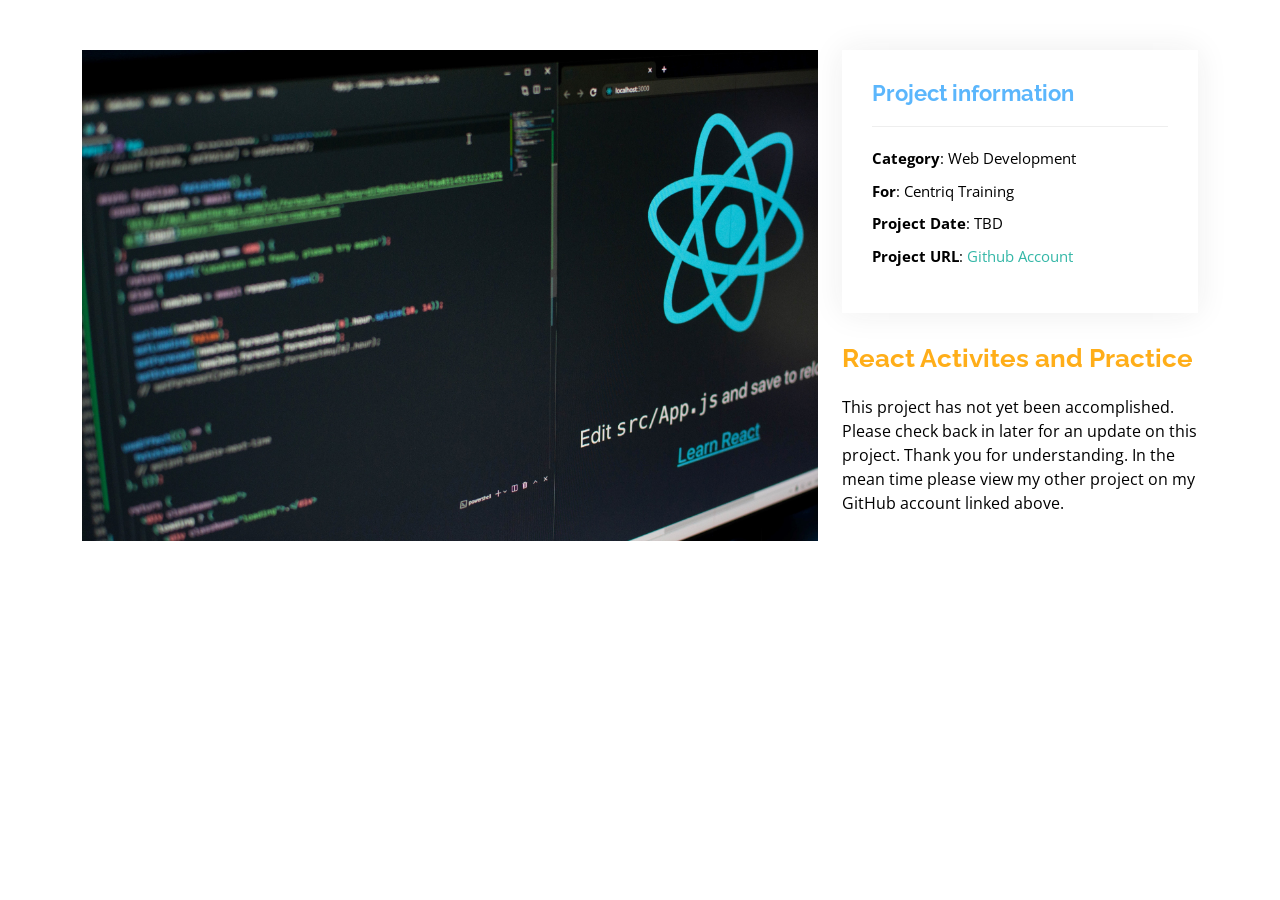
<file: PersonalSite/PersonalSite.UI.MVC/_Archive/ReactActivites.html>
<!DOCTYPE html>
<html lang="en">

<head>
  <meta charset="utf-8">
  <meta content="width=device-width, initial-scale=1.0" name="viewport">

  <title>Portfolio Details | Evan Noel</title>
  <meta content="" name="description">
  <meta content="" name="keywords">

  <!-- Favicons -->
  <link href="assets/img/favicon.png" rel="icon">
  <link href="assets/img/apple-touch-icon.png" rel="apple-touch-icon">

  <!-- Google Fonts -->
  <link href="https://fonts.googleapis.com/css?family=Open+Sans:300,300i,400,400i,600,600i,700,700i|Raleway:300,300i,400,400i,500,500i,600,600i,700,700i|Poppins:300,300i,400,400i,500,500i,600,600i,700,700i" rel="stylesheet">

  <!-- Vendor CSS Files -->
  <link href="assets/vendor/aos/aos.css" rel="stylesheet">
  <link href="assets/vendor/bootstrap/css/bootstrap.min.css" rel="stylesheet">
  <link href="assets/vendor/bootstrap-icons/bootstrap-icons.css" rel="stylesheet">
  <link href="assets/vendor/boxicons/css/boxicons.min.css" rel="stylesheet">
  <link href="assets/vendor/glightbox/css/glightbox.min.css" rel="stylesheet">
  <link href="assets/vendor/swiper/swiper-bundle.min.css" rel="stylesheet">

  <!-- Template Main CSS File -->
  <link href="assets/css/style.css" rel="stylesheet">

  <!-- =======================================================
  * Template Name: Kelly - v4.9.0
  * Template URL: https://bootstrapmade.com/kelly-free-bootstrap-cv-resume-html-template/
  * Author: BootstrapMade.com
  * License: https://bootstrapmade.com/license/
  ======================================================== -->
</head>

<body>

  <main id="main">

    <!-- ======= Portfolio Details Section ======= -->
    <section id="portfolio-details" class="portfolio-details">
      <div class="container">

        <div class="row gy-4">

         <div class="col-lg-8">
            <div class="portfolio-details-slider swiper">
              <div class="swiper-wrapper align-items-center">

                <div>
                  <img src="assets/myimages/React-lautaro-andreani-xkBaqlcqeb4-unsplash.jpg" alt="React Logo">
                </div>
              </div>
              <div class="swiper-pagination"></div>
            </div>
          </div>

          <div class="col-lg-4">
            <div class="portfolio-info">
              <h3>Project information</h3>
              <ul>
                <li><strong>Category</strong>: Web Development</li>
                <li><strong>For</strong>: Centriq Training</li>
                <li><strong>Project Date</strong>: TBD </li>
                <li><strong>Project URL</strong>: <a href="https://github.com/NoelEvan321/" target="_blank">Github Account</a></li>
              </ul>
            </div>
            <div class="portfolio-description">
              <h2>React Activites and Practice</h2>
              <p>
                This project has not yet been accomplished. Please check back in later for an update on this project. Thank you for understanding. In the mean time please view my other project on my GitHub account linked above.
              </p>
            </div>
          </div>

        </div>

      </div>
    </section><!-- End Portfolio Details Section -->

  </main><!-- End #main -->

  <div id="preloader"></div>
  <a href="#" class="back-to-top d-flex align-items-center justify-content-center"><i class="bi bi-arrow-up-short"></i></a>

  <!-- Vendor JS Files -->
  <script src="assets/vendor/purecounter/purecounter_vanilla.js"></script>
  <script src="assets/vendor/aos/aos.js"></script>
  <script src="assets/vendor/bootstrap/js/bootstrap.bundle.min.js"></script>
  <script src="assets/vendor/glightbox/js/glightbox.min.js"></script>
  <script src="assets/vendor/isotope-layout/isotope.pkgd.min.js"></script>
  <script src="assets/vendor/swiper/swiper-bundle.min.js"></script>
  <script src="assets/vendor/waypoints/noframework.waypoints.js"></script>
  <script src="assets/vendor/php-email-form/validate.js"></script>

  <!-- Template Main JS File -->
  <script src="assets/js/main.js"></script>

</body>

</html>
</file>
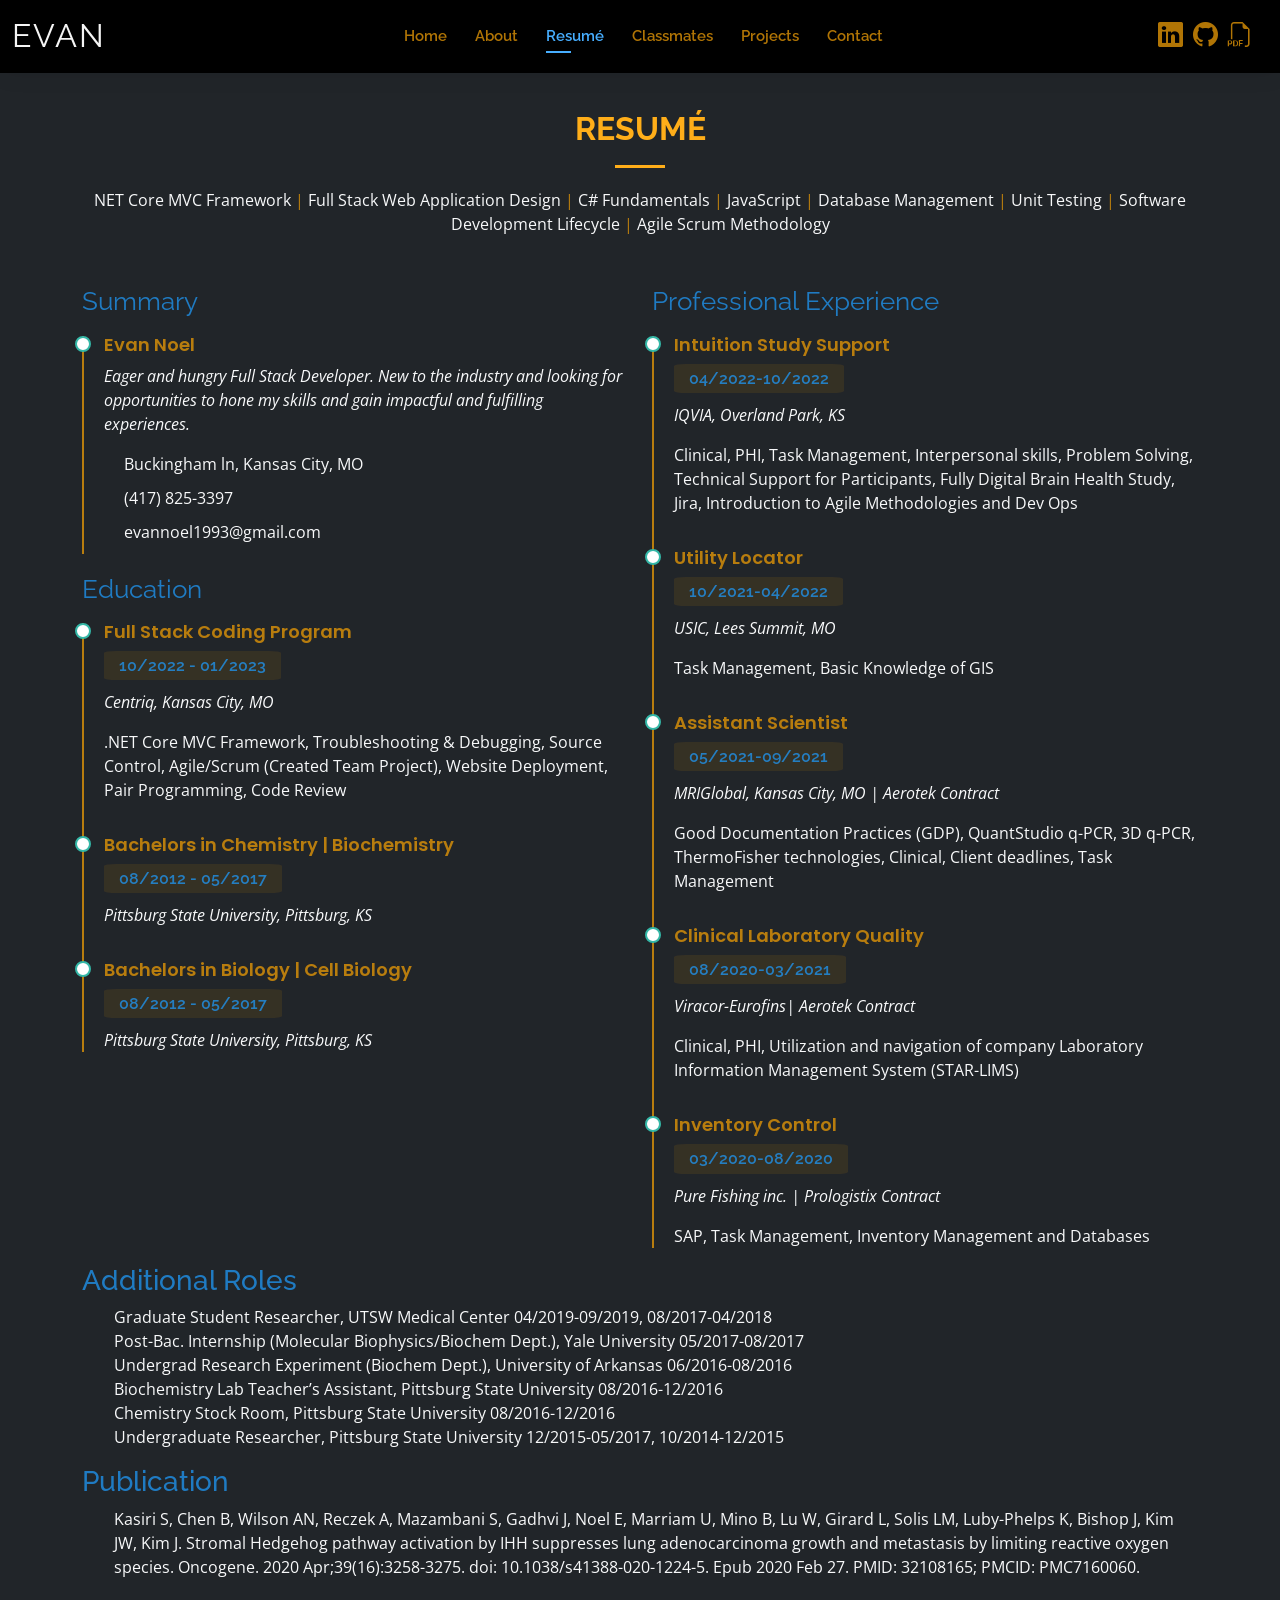
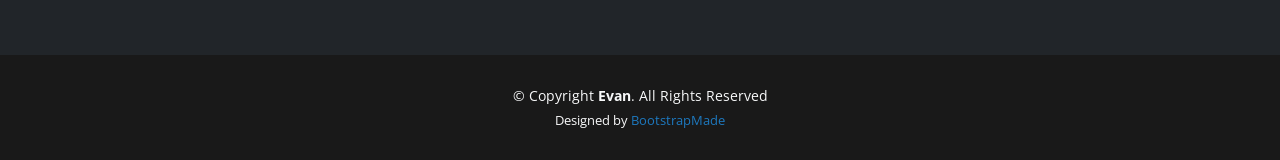
<file: PersonalSite/PersonalSite.UI.MVC/_Archive/resume.html>
<!DOCTYPE html>
<html lang="en">

<head>
  <meta charset="utf-8">
  <meta content="width=device-width, initial-scale=1.0" name="viewport">

  <title>Resum&eacute | Evan Noel</title>
  <meta content="" name="description">
  <meta content="" name="keywords">

  <!-- Favicons -->
  <!-- <link href="assets/img/favicon.png" rel="icon">
  <link href="assets/img/apple-touch-icon.png" rel="apple-touch-icon"> -->
  <link rel="apple-touch-icon" sizes="180x180" href="/apple-touch-icon.png">
  <link rel="icon" type="image/png" sizes="32x32" href="/favicon-32x32.png">
  <link rel="icon" type="image/png" sizes="16x16" href="/favicon-16x16.png">
  <link rel="manifest" href="/site.webmanifest">

  <!-- Google Fonts -->
  <link href="https://fonts.googleapis.com/css?family=Open+Sans:300,300i,400,400i,600,600i,700,700i|Raleway:300,300i,400,400i,500,500i,600,600i,700,700i|Poppins:300,300i,400,400i,500,500i,600,600i,700,700i" rel="stylesheet">

  <!-- Vendor CSS Files -->
  <link href="assets/vendor/aos/aos.css" rel="stylesheet">
  <link href="assets/vendor/bootstrap/css/bootstrap.min.css" rel="stylesheet">
  <link href="assets/vendor/bootstrap-icons/bootstrap-icons.css" rel="stylesheet">
  <link href="assets/vendor/boxicons/css/boxicons.min.css" rel="stylesheet">
  <link href="assets/vendor/glightbox/css/glightbox.min.css" rel="stylesheet">
  <link href="assets/vendor/swiper/swiper-bundle.min.css" rel="stylesheet">

  <!-- Template Main CSS File -->
  <link href="assets/css/style.css" rel="stylesheet">

  <!-- =======================================================
  * Template Name: Kelly - v4.9.0
  * Template URL: https://bootstrapmade.com/kelly-free-bootstrap-cv-resume-html-template/
  * Author: BootstrapMade.com
  * License: https://bootstrapmade.com/license/
  ======================================================== -->
</head>

<body>

  <!-- ======= Header ======= -->
  <header id="header" class="fixed-top">
    <div class="container-fluid d-flex justify-content-between align-items-center">

      <h1 class="logo me-auto me-lg-0"><a href="index.html">Evan</a></h1>
      <!-- Uncomment below if you prefer to use an image logo -->
      <!-- <a href="index.html" class="logo"><img src="assets/img/logo.png" alt="" class="img-fluid"></a>-->

      <nav id="navbar" class="navbar order-last order-lg-0">
        <ul>
          <li><a href="index.html">Home</a></li>
          <li><a href="about.html">About</a></li>
          <li><a class="active" href="resume.html">Resum&eacute</a></li>
          <li><a href="classmates.html">Classmates</a></li>
          <li><a href="projects.html">Projects</a></li>
          <li><a href="contact.html">Contact</a></li>
        </ul>
        <i class="bi bi-list mobile-nav-toggle"></i>
      </nav><!-- .navbar -->

      <div class="header-social-links">
        <a href="https://www.linkedin.com/in/evan-noel-655245190/" target ="_blank" class="linkedin"><i class="bi bi-linkedin"></i></i></a>
        <a href="https://github.com/NoelEvan321" target = "_blank" class="github"><i class="bi bi-github"></i></i></a>
        <a href="/assets/EvanNoelITResume.pdf" target = "_blank" class="resume-pdf"><i class="bi bi-filetype-pdf"></i></i></a>
      </div>

    </div>

  </header><!-- End Header -->

  <main id="main">

    <!-- ======= Resume Section ======= -->
    <section id="resume" class="resume bg-dark text-light">
      <div class="container" data-aos="fade-up">

        <div class="section-title">
          <h2 class="greenTitles">Resum&eacute</h2>
          <p>NET Core MVC Framework <span>|</span>
            Full Stack Web Application Design <span>|</span>
            C# Fundamentals <span>|</span>
            JavaScript <span>|</span>
            Database Management <span>|</span>
            Unit Testing <span>|</span>
            Software Development Lifecycle <span>|</span>
            Agile Scrum Methodology 
            </p>
        </div>

        <div class="row">
          <div class="col-lg-6">
            <h3 class="resume-title">Summary</h3>
            <div class="resume-item pb-0">
              <h4>Evan Noel</h4>
              <p><em>Eager and hungry Full Stack Developer. New to the industry and looking for opportunities to hone my skills and gain impactful and fulfilling experiences.</em></p>
              <ul>
                <li>Buckingham ln, Kansas City, MO</li>
                <li>(417) 825-3397</li>
                <li>evannoel1993@gmail.com</li>
              </ul>
              </p>
            </div>

            <h3 class="resume-title">Education</h3>
            <div class="resume-item">
              <h4>Full Stack Coding Program</h4>
              <h5>10/2022 - 01/2023</h5>
              <p><em>Centriq, Kansas City, MO</em></p>
              <p> .NET Core MVC Framework, Troubleshooting & Debugging, Source Control, Agile/Scrum (Created Team Project), Website Deployment, Pair Programming, Code Review</p>
            </div>
            <div class="resume-item">
              <h4>Bachelors in Chemistry | Biochemistry </h4>
              <h5>08/2012 - 05/2017</h5>
              <p><em>Pittsburg State University, Pittsburg, KS</em></p>
            </div>
            <div class="resume-item">
              <h4>Bachelors in Biology | Cell Biology </h4>
              <h5>08/2012 - 05/2017</h5>
              <p><em>Pittsburg State University, Pittsburg, KS</em></p>
            </div>
          </div>
          <div class="col-lg-6">
            <h3 class="resume-title">Professional Experience</h3>
            <div class="resume-item">
              <h4>Intuition Study Support</h4>
              <h5>04/2022-10/2022</h5>
              <p><em>IQVIA, Overland Park, KS</em></p>
              <p>Clinical, PHI, Task Management, Interpersonal skills, Problem Solving, Technical Support for 
                Participants, Fully Digital Brain Health Study, Jira, Introduction to Agile Methodologies and Dev Ops</p>
            </div>
            <div class="resume-item">
              <h4>Utility Locator</h4>
              <h5>10/2021-04/2022</h5>
              <p><em>USIC, Lees Summit, MO</em></p>
              <p> Task Management, Basic Knowledge of GIS</p>
            </div>
            <div class="resume-item">
              <h4>Assistant Scientist</h4>
              <h5>05/2021-09/2021</h5>
              <p><em>MRIGlobal, Kansas City, MO | Aerotek Contract</em></p>
              <p> Good Documentation Practices (GDP), QuantStudio q-PCR, 3D q-PCR, ThermoFisher technologies, 
                Clinical, Client deadlines, Task Management</p>
            </div>
            <div class="resume-item">
              <h4>Clinical Laboratory Quality</h4>
              <h5>08/2020-03/2021</h5>
              <p><em>Viracor-Eurofins| Aerotek Contract</em></p>
              <p>Clinical, PHI, Utilization and navigation of company Laboratory Information Management System 
                (STAR-LIMS)</p>
            </div>
            <div class="resume-item">
              <h4>Inventory Control</h4>
              <h5>03/2020-08/2020</h5>
              <p><em>Pure Fishing inc. | Prologistix Contract</em></p>
              <p>SAP, Task Management, Inventory Management and Databases</p>
            </div>
          </div>
          <div class="col-lg-12 resume-list">
            <h3>Additional Roles</h3>
            <ul>
              <li>Graduate Student Researcher, UTSW Medical Center 04/2019-09/2019, 
                08/2017-04/2018</li>
              <li>Post-Bac. Internship (Molecular Biophysics/Biochem Dept.), Yale University 05/2017-08/2017</li>
              <li>Undergrad Research Experiment (Biochem Dept.), University of Arkansas 06/2016-08/2016</li>
              <li>Biochemistry Lab Teacher’s Assistant, Pittsburg State University 08/2016-12/2016</li>
              <li>Chemistry Stock Room, Pittsburg State University 08/2016-12/2016</li>
              <li>Undergraduate Researcher, Pittsburg State University 12/2015-05/2017,
                10/2014-12/2015</li>
            </ul>
          </div>
          <br>
          <article>
            <h3>Publication</h3>
            <ul>
                <li>
                  Kasiri S, Chen B, Wilson AN, Reczek A, Mazambani S, Gadhvi J, Noel E, Marriam U, Mino B, Lu W, Girard L,
                  Solis LM, Luby-Phelps K, Bishop J, Kim JW, Kim J. Stromal Hedgehog pathway activation by IHH suppresses
                  lung adenocarcinoma growth and metastasis by limiting reactive oxygen species. Oncogene. 2020
                  Apr;39(16):3258-3275. doi: 10.1038/s41388-020-1224-5. Epub 2020 Feb 27. PMID: 32108165; PMCID:
                  PMC7160060.
                </li>
            </ul>
          </article>
        </div>

      </div>
    </section><!-- End Resume Section -->

  </main><!-- End #main -->

  <!-- ======= Footer ======= -->
  <footer id="footer" class="bg-dark text-light footer-color">
    <div class="container">
      <div class="copyright">
        &copy; Copyright <strong><span>Evan</span></strong>. All Rights Reserved
      </div>
      <div class="credits">
        <!-- All the links in the footer should remain intact. -->
        <!-- You can delete the links only if you purchased the pro version. -->
        <!-- Licensing information: https://bootstrapmade.com/license/ -->
        <!-- Purchase the pro version with working PHP/AJAX contact form: https://bootstrapmade.com/kelly-free-bootstrap-cv-resume-html-template/ -->
        Designed by <a href="https://bootstrapmade.com/">BootstrapMade</a>
      </div>
    </div>
  </footer><!-- End  Footer -->

  <div id="preloader"></div>
  <a href="#" class="back-to-top d-flex align-items-center justify-content-center"><i class="bi bi-arrow-up-short"></i></a>

  <!-- Vendor JS Files -->
  <script src="assets/vendor/purecounter/purecounter_vanilla.js"></script>
  <script src="assets/vendor/aos/aos.js"></script>
  <script src="assets/vendor/bootstrap/js/bootstrap.bundle.min.js"></script>
  <script src="assets/vendor/glightbox/js/glightbox.min.js"></script>
  <script src="assets/vendor/isotope-layout/isotope.pkgd.min.js"></script>
  <script src="assets/vendor/swiper/swiper-bundle.min.js"></script>
  <script src="assets/vendor/waypoints/noframework.waypoints.js"></script>
  <script src="assets/vendor/php-email-form/validate.js"></script>

  <!-- Template Main JS File -->
  <script src="assets/js/main.js"></script>

</body>

</html>
</file>
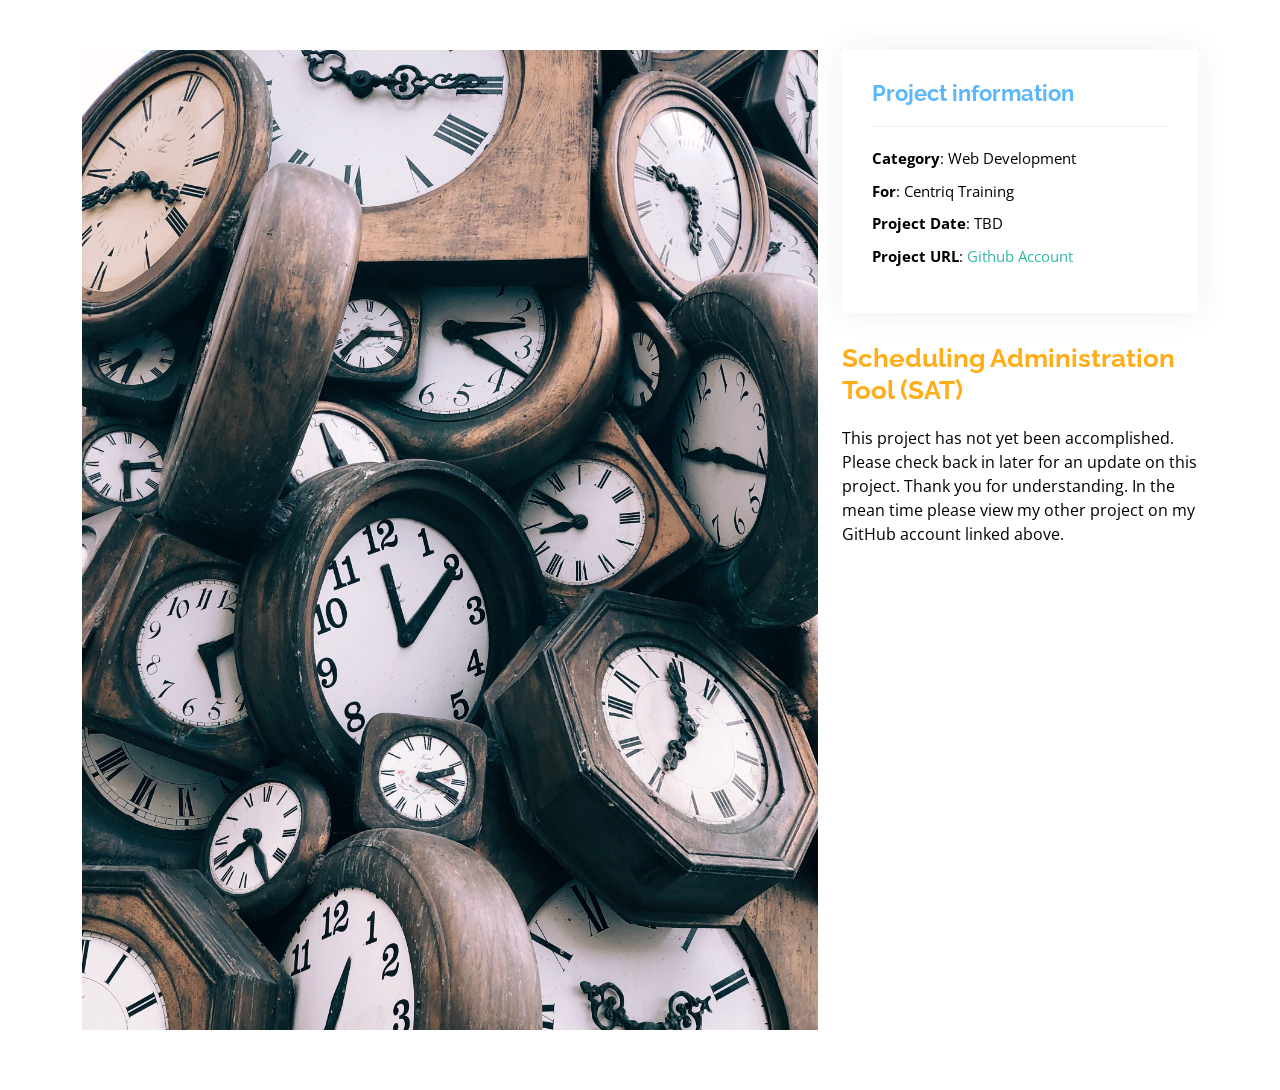
<file: PersonalSite/PersonalSite.UI.MVC/_Archive/SAT.html>
<!DOCTYPE html>
<html lang="en">

<head>
  <meta charset="utf-8">
  <meta content="width=device-width, initial-scale=1.0" name="viewport">

  <title>Portfolio Details | Evan Noel</title>
  <meta content="" name="description">
  <meta content="" name="keywords">

  <!-- Favicons -->
  <link href="assets/img/favicon.png" rel="icon">
  <link href="assets/img/apple-touch-icon.png" rel="apple-touch-icon">

  <!-- Google Fonts -->
  <link href="https://fonts.googleapis.com/css?family=Open+Sans:300,300i,400,400i,600,600i,700,700i|Raleway:300,300i,400,400i,500,500i,600,600i,700,700i|Poppins:300,300i,400,400i,500,500i,600,600i,700,700i" rel="stylesheet">

  <!-- Vendor CSS Files -->
  <link href="assets/vendor/aos/aos.css" rel="stylesheet">
  <link href="assets/vendor/bootstrap/css/bootstrap.min.css" rel="stylesheet">
  <link href="assets/vendor/bootstrap-icons/bootstrap-icons.css" rel="stylesheet">
  <link href="assets/vendor/boxicons/css/boxicons.min.css" rel="stylesheet">
  <link href="assets/vendor/glightbox/css/glightbox.min.css" rel="stylesheet">
  <link href="assets/vendor/swiper/swiper-bundle.min.css" rel="stylesheet">

  <!-- Template Main CSS File -->
  <link href="assets/css/style.css" rel="stylesheet">

  <!-- =======================================================
  * Template Name: Kelly - v4.9.0
  * Template URL: https://bootstrapmade.com/kelly-free-bootstrap-cv-resume-html-template/
  * Author: BootstrapMade.com
  * License: https://bootstrapmade.com/license/
  ======================================================== -->
</head>

<body>

  <main id="main">

    <!-- ======= Portfolio Details Section ======= -->
    <section id="portfolio-details" class="portfolio-details">
      <div class="container">

        <div class="row gy-4">

         <div class="col-lg-8">
            <div class="portfolio-details-slider swiper">
              <div class="swiper-wrapper align-items-center">

                <div>
                  <img src="assets/myimages/Scheduling-jon-tyson-FlHdnPO6dlw-unsplash.jpg" alt="A pile of old clocks">
                </div>
              </div>
              <div class="swiper-pagination"></div>
            </div>
          </div>

          <div class="col-lg-4">
            <div class="portfolio-info">
              <h3>Project information</h3>
              <ul>
                <li><strong>Category</strong>: Web Development</li>
                <li><strong>For</strong>: Centriq Training</li>
                <li><strong>Project Date</strong>: TBD</li>
                <li><strong>Project URL</strong>: <a href="https://github.com/NoelEvan321/" target="_blank">Github Account</a></li>
              </ul>
            </div>
            <div class="portfolio-description">
              <h2>Scheduling Administration Tool (SAT)</h2>
              <p>
                This project has not yet been accomplished. Please check back in later for an update on this project. Thank you for understanding. In the mean time please view my other project on my GitHub account linked above.
              </p>
            </div>
          </div>

        </div>

      </div>
    </section><!-- End Portfolio Details Section -->

  </main><!-- End #main -->

  <div id="preloader"></div>
  <a href="#" class="back-to-top d-flex align-items-center justify-content-center"><i class="bi bi-arrow-up-short"></i></a>

  <!-- Vendor JS Files -->
  <script src="assets/vendor/purecounter/purecounter_vanilla.js"></script>
  <script src="assets/vendor/aos/aos.js"></script>
  <script src="assets/vendor/bootstrap/js/bootstrap.bundle.min.js"></script>
  <script src="assets/vendor/glightbox/js/glightbox.min.js"></script>
  <script src="assets/vendor/isotope-layout/isotope.pkgd.min.js"></script>
  <script src="assets/vendor/swiper/swiper-bundle.min.js"></script>
  <script src="assets/vendor/waypoints/noframework.waypoints.js"></script>
  <script src="assets/vendor/php-email-form/validate.js"></script>

  <!-- Template Main JS File -->
  <script src="assets/js/main.js"></script>

</body>

</html>
</file>
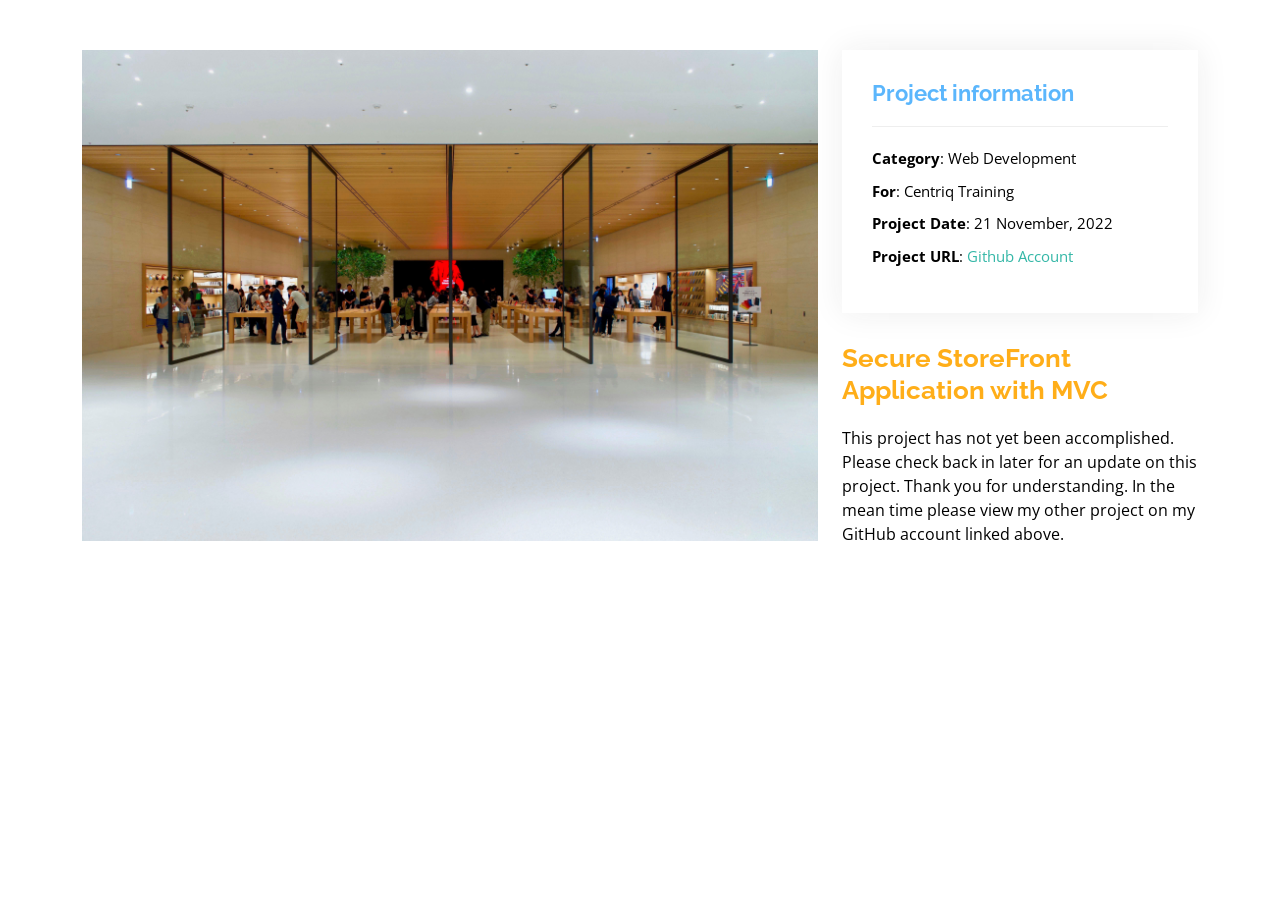
<file: PersonalSite/PersonalSite.UI.MVC/_Archive/StoreFrontApp.html>
<!DOCTYPE html>
<html lang="en">

<head>
  <meta charset="utf-8">
  <meta content="width=device-width, initial-scale=1.0" name="viewport">

  <title>Portfolio Details | Evan Noel</title>
  <meta content="" name="description">
  <meta content="" name="keywords">

  <!-- Favicons -->
  <link href="assets/img/favicon.png" rel="icon">
  <link href="assets/img/apple-touch-icon.png" rel="apple-touch-icon">

  <!-- Google Fonts -->
  <link href="https://fonts.googleapis.com/css?family=Open+Sans:300,300i,400,400i,600,600i,700,700i|Raleway:300,300i,400,400i,500,500i,600,600i,700,700i|Poppins:300,300i,400,400i,500,500i,600,600i,700,700i" rel="stylesheet">

  <!-- Vendor CSS Files -->
  <link href="assets/vendor/aos/aos.css" rel="stylesheet">
  <link href="assets/vendor/bootstrap/css/bootstrap.min.css" rel="stylesheet">
  <link href="assets/vendor/bootstrap-icons/bootstrap-icons.css" rel="stylesheet">
  <link href="assets/vendor/boxicons/css/boxicons.min.css" rel="stylesheet">
  <link href="assets/vendor/glightbox/css/glightbox.min.css" rel="stylesheet">
  <link href="assets/vendor/swiper/swiper-bundle.min.css" rel="stylesheet">

  <!-- Template Main CSS File -->
  <link href="assets/css/style.css" rel="stylesheet">

  <!-- =======================================================
  * Template Name: Kelly - v4.9.0
  * Template URL: https://bootstrapmade.com/kelly-free-bootstrap-cv-resume-html-template/
  * Author: BootstrapMade.com
  * License: https://bootstrapmade.com/license/
  ======================================================== -->
</head>

<body>

  <main id="main">

    <!-- ======= Portfolio Details Section ======= -->
    <section id="portfolio-details" class="portfolio-details">
      <div class="container">

        <div class="row gy-4">

         <div class="col-lg-8">
            <div class="portfolio-details-slider swiper">
              <div class="swiper-wrapper align-items-center">

                <div>
                  <!-- class="swiper-slide" -->
                  <img src="assets/myimages/storefront-philippe-yuan-aLX0R6qg01Y-unsplash.jpg" alt="store front unsplash stock">
                </div>
              </div>
              <div class="swiper-pagination"></div>
            </div>
          </div>

          <div class="col-lg-4">
            <div class="portfolio-info">
              <h3>Project information</h3>
              <ul>
                <li><strong>Category</strong>: Web Development</li>
                <li><strong>For</strong>: Centriq Training</li>
                <li><strong>Project Date</strong>: 21 November, 2022</li>
                <li><strong>Project URL</strong>: <a href="https://github.com/NoelEvan321/" target="_blank">Github Account</a></li>
              </ul>
            </div>
            <div class="portfolio-description">
              <h2>Secure StoreFront Application with MVC</h2>
              <p>
                This project has not yet been accomplished. Please check back in later for an update on this project. Thank you for understanding. In the mean time please view my other project on my GitHub account linked above.
              </p>
            </div>
          </div>

        </div>

      </div>
    </section><!-- End Portfolio Details Section -->

  </main><!-- End #main -->

  <div id="preloader"></div>
  <a href="#" class="back-to-top d-flex align-items-center justify-content-center"><i class="bi bi-arrow-up-short"></i></a>

  <!-- Vendor JS Files -->
  <script src="assets/vendor/purecounter/purecounter_vanilla.js"></script>
  <script src="assets/vendor/aos/aos.js"></script>
  <script src="assets/vendor/bootstrap/js/bootstrap.bundle.min.js"></script>
  <script src="assets/vendor/glightbox/js/glightbox.min.js"></script>
  <script src="assets/vendor/isotope-layout/isotope.pkgd.min.js"></script>
  <script src="assets/vendor/swiper/swiper-bundle.min.js"></script>
  <script src="assets/vendor/waypoints/noframework.waypoints.js"></script>
  <script src="assets/vendor/php-email-form/validate.js"></script>

  <!-- Template Main JS File -->
  <script src="assets/js/main.js"></script>

</body>

</html>
</file>
<file: PersonalSite/PersonalSite.UI.MVC/_Archive/assets/css/style.css>
/**
* Template Name: Kelly - v4.9.0
* Template URL: https://bootstrapmade.com/kelly-free-bootstrap-cv-resume-html-template/
* Author: BootstrapMade.com
* License: https://bootstrapmade.com/license/
*/

/*--------------------------------------------------------------
# General
--------------------------------------------------------------*/
body {
  font-family: "Open Sans", sans-serif;
  color: black;
}

a {
  color: #34b7a7;
  text-decoration: none;
}

a:hover {
  color: #51cdbe;
  text-decoration: none;
}

h1,
h2,
h3,
h4,
h5,
h6 {
  font-family: "Raleway", sans-serif;
}

#main {
  margin-top: 50px;
}

@media (max-width: 992px) {
  #main {
    margin-top: 30px;
  }
}

/*--------------------------------------------------------------
# Preloader
--------------------------------------------------------------*/
#preloader {
  position: fixed;
  top: 0;
  left: 0;
  right: 0;
  bottom: 0;
  z-index: 9999;
  overflow: hidden;
  background: #fff;
}

#preloader:before {
  content: "";
  position: fixed;
  top: calc(50% - 30px);
  left: calc(50% - 30px);
  border: 6px solid #47aeff;
  border-top-color: #dcf5f2;
  border-radius: 50%;
  width: 60px;
  height: 60px;
  -webkit-animation: animate-preloader 1s linear infinite;
  animation: animate-preloader 1s linear infinite;
}

@-webkit-keyframes animate-preloader {
  0% {
    transform: rotate(0deg);
  }

  100% {
    transform: rotate(360deg);
  }
}

@keyframes animate-preloader {
  0% {
    transform: rotate(0deg);
  }

  100% {
    transform: rotate(360deg);
  }
}

/*--------------------------------------------------------------
# Back to top button
--------------------------------------------------------------*/
.back-to-top {
  position: fixed;
  visibility: hidden;
  opacity: 0;
  right: 15px;
  bottom: 15px;
  z-index: 996;
  background: #34b7a7;
  width: 40px;
  height: 40px;
  border-radius: 50px;
  transition: all 0.4s;
}

.back-to-top i {
  font-size: 24px;
  color: #fff;
  line-height: 0;
}

.back-to-top:hover {
  background: #49cbbb;
  color: #fff;
}

.back-to-top.active {
  visibility: visible;
  opacity: 1;
}

/*--------------------------------------------------------------
# Header
--------------------------------------------------------------*/
#header {
  background: black;
  box-shadow: 0px 0px 25px 0 rgba(0, 0, 0, 0.08);
  z-index: 997;
  padding: 15px 0;
}

#header .logo {
  font-size: 32px;
  margin: 0;
  padding: 0;
  line-height: 1;
  font-weight: 400;
  letter-spacing: 2px;
  text-transform: uppercase;
}

#header .logo a {
  color: whitesmoke;
}

#header .logo img {
  max-height: 40px;
}

@media (max-width: 992px) {
  #header .logo {
    font-size: 28px;
  }
}

/*--------------------------------------------------------------
# Header Social Links
--------------------------------------------------------------*/
.header-social-links {
  padding-right: 15px;
}

.header-social-links a {
  color: rgba(232, 153, 6, 0.765);
  padding-left: 6px;
  display: inline-block;
  line-height: 0px;
  transition: 0.3s;
  font-size: 25px;
}

.header-social-links a:hover {
  color: #47aeff;
}

/*--------------------------------------------------------------
# Navigation Menu
--------------------------------------------------------------*/
/**
* Desktop Navigation 
*/
.navbar {
  padding: 0;
}

.navbar ul {
  margin: 0;
  padding: 0;
  display: flex;
  list-style: none;
  align-items: center;
}

.navbar li {
  position: relative;
  padding: 10px 0 10px 28px;
}

.navbar a,
.navbar a:focus {
  display: flex;
  align-items: center;
  justify-content: space-between;
  font-family: "Raleway", sans-serif;
  font-size: 15px;
  font-weight: 600;
  color: rgba(232, 153, 6, 0.765);
  white-space: nowrap;
  transition: 0.3s;
  position: relative;
}

.navbar a i,
.navbar a:focus i {
  font-size: 12px;
  line-height: 0;
  margin-left: 5px;
}

.navbar>ul>li>a:before {
  content: "";
  position: absolute;
  width: 0;
  height: 2px;
  bottom: -5px;
  left: 0;
  background-color: #47aeff;
  visibility: hidden;
  width: 0px;
  transition: all 0.3s ease-in-out 0s;
}

.navbar a:hover:before,
.navbar li:hover>a:before,
.navbar .active:before {
  visibility: visible;
  width: 25px;
}

.navbar a:hover,
.navbar .active,
.navbar .active:focus,
.navbar li:hover>a {
  color: #47aeff;
}

.navbar .dropdown ul {
  display: block;
  position: absolute;
  left: 14px;
  top: calc(100% + 30px);
  margin: 0;
  padding: 10px 0;
  z-index: 99;
  opacity: 0;
  visibility: hidden;
  background: #fff;
  box-shadow: 0px 0px 30px rgba(127, 137, 161, 0.25);
  transition: 0.3s;
  border-radius: 4px;
}

.navbar .dropdown ul li {
  min-width: 200px;
  padding: 0;
}

.navbar .dropdown ul a {
  padding: 10px 20px;
  font-size: 15px;
  text-transform: none;
  font-weight: 600;
}

.navbar .dropdown ul a i {
  font-size: 12px;
}

.navbar .dropdown ul a:hover,
.navbar .dropdown ul .active:hover,
.navbar .dropdown ul li:hover>a {
  color: rgba(232, 153, 6, 0.765);
}

.navbar .dropdown:hover>ul {
  opacity: 1;
  top: 100%;
  visibility: visible;
}

.navbar .dropdown .dropdown ul {
  top: 0;
  left: calc(100% - 30px);
  visibility: hidden;
}

.navbar .dropdown .dropdown:hover>ul {
  opacity: 1;
  top: 0;
  left: 100%;
  visibility: visible;
}

@media (max-width: 1366px) {
  .navbar .dropdown .dropdown ul {
    left: -90%;
  }

  .navbar .dropdown .dropdown:hover>ul {
    left: -100%;
  }
}

/**
* Mobile Navigation 
*/
.mobile-nav-toggle {
  color: #222222;
  font-size: 28px;
  cursor: pointer;
  display: none;
  line-height: 0;
  transition: 0.5s;
}

.mobile-nav-toggle.bi-x {
  color: #fff;
}

@media (max-width: 991px) {
  .mobile-nav-toggle {
    display: block;
  }

  .navbar ul {
    display: none;
  }
}

.navbar-mobile {
  position: fixed;
  overflow: hidden;
  top: 0;
  right: 0;
  left: 0;
  bottom: 0;
  background: rgba(9, 9, 9, 0.9);
  transition: 0.3s;
  z-index: 999;
}

.navbar-mobile .mobile-nav-toggle {
  position: absolute;
  top: 15px;
  right: 15px;
}

.navbar-mobile ul {
  display: block;
  position: absolute;
  top: 55px;
  right: 15px;
  bottom: 15px;
  left: 15px;
  padding: 10px 0;
  border-radius: 10px;
  background-color: #fff;
  overflow-y: auto;
  transition: 0.3s;
}

.navbar-mobile a,
.navbar-mobile a:focus {
  font-size: 15px;
  padding-right: 15px;
  color: #222222;
}

.navbar-mobile a:hover,
.navbar-mobile .active,
.navbar-mobile li:hover>a {
  color: rgba(232, 153, 6, 0.765);
}

.navbar-mobile .getstarted,
.navbar-mobile .getstarted:focus {
  margin: 15px;
}

.navbar-mobile .dropdown ul {
  position: static;
  display: none;
  margin: 10px 20px;
  padding: 10px 0;
  z-index: 99;
  opacity: 1;
  visibility: visible;
  background: black;
  box-shadow: 0px 0px 30px rgba(127, 137, 161, 0.25);
}

.navbar-mobile .dropdown ul li {
  min-width: 200px;
}

.navbar-mobile .dropdown ul a {
  padding: 10px 20px;
}

.navbar-mobile .dropdown ul a i {
  font-size: 12px;
}

.navbar-mobile .dropdown ul a:hover,
.navbar-mobile .dropdown ul .active:hover,
.navbar-mobile .dropdown ul li:hover>a {
  color: #34b7a7;
}

.navbar-mobile .dropdown>.dropdown-active {
  display: block;
}

/*--------------------------------------------------------------
# Hero Section
--------------------------------------------------------------*/
#hero {
  width: 100%;
  height: 100vh;
  background: url("../myimages/Home-glenn-carstens-peters-P1qyEf1g0HU-unsplash.jpg") top right;
  background-size: cover;
}

#hero .container {
  padding-top: 70px;
  position: relative;
}

@media (max-width: 992px) {
  #hero .container {
    padding-top: 58px;
  }
}

#hero h1 {
  margin: 0;
  font-size: 48px;
  font-weight: 700;
  line-height: 56px;
  color: #338179;
}

#hero h2 {
  color: #6f6f6f;
  margin: 10px 0 0 0;
  font-size: 22px;
}

.btn-about {
  font-family: "Raleway", sans-serif;
  text-transform: uppercase;
  font-weight: 600;
  font-size: 12px;
  letter-spacing: 1px;
  display: inline-block;
  padding: 12px 40px;
  border-radius: 50px;
  transition: 0.5s;
  margin-top: 30px;
  color: #fff;
  background: #338179;
}

#hero .btn-about:hover {
  background: #3dc8b7;
}

@media (min-width: 1024px) {
  #hero {
    background-attachment: fixed;
  }
}

@media (max-width: 992px) {
  #hero:before {
    content: "";
    background: none;
    position: absolute;
    bottom: 0;
    top: 0;
    left: 0;
    right: 0;
  }

  #hero h1 {
    font-size: 28px;
    line-height: 36px;
  }

  #hero h2 {
    font-size: 18px;
    line-height: 24px;
  }
}

/*--------------------------------------------------------------
# Sections General
--------------------------------------------------------------*/
section {
  padding: 60px 0;
}

.section-bg {
  background-color: #e7f8f6;
}

.section-title {
  text-align: center;
  padding-bottom: 30px;
}

.section-title h2 {
  font-size: 32px;
  font-weight: bold;
  text-transform: uppercase;
  margin-bottom: 20px;
  padding-bottom: 20px;
  position: relative;
}

.section-title h2::after {
  content: "";
  position: absolute;
  display: block;
  width: 50px;
  height: 3px;
  /* background: #34b7a7; */
  background: rgb(255, 174, 25);
  bottom: 0;
  left: calc(50% - 25px);
}

.section-title p {
  margin-bottom: 0;
}

/*--------------------------------------------------------------
# Cta
--------------------------------------------------------------*/
.cta {
  background: linear-gradient(rgba(0, 0, 0, 0.6), rgba(0, 0, 0, 0.6)), url("../img/bg-1.jpg") fixed center center;
  background-size: cover;
  padding: 80px 0;
}

.cta h3 {
  color: #fff;
  font-size: 28px;
  font-weight: 700;
}

.cta p {
  color: #fff;
}

.cta .cta-btn {
  font-family: "Raleway", sans-serif;
  text-transform: uppercase;
  font-weight: 500;
  font-size: 16px;
  letter-spacing: 1px;
  display: inline-block;
  padding: 8px 20px;
  border-radius: 2px;
  transition: 0.5s;
  margin: 10px;
  border: 2px solid #fff;
  color: #fff;
}

.cta .cta-btn:hover {
  background: #34b7a7;
  border: 2px solid #34b7a7;
}

@media (max-width: 1024px) {
  .cta {
    background-attachment: scroll;
  }
}

@media (min-width: 769px) {
  .cta .cta-btn-container {
    display: flex;
    align-items: center;
    justify-content: flex-end;
  }
}

/*--------------------------------------------------------------
# About
--------------------------------------------------------------*/
.about .content h3 {
  font-weight: 700;
  font-size: 26px;
  color: #555555;
}

.about .content ul {
  list-style: none;
  padding: 0;
}

.about .content ul li {
  padding-bottom: 10px;
}

.about .content ul i {
  font-size: 20px;
  padding-right: 2px;
  color: #34b7a7;
}

.about .content p:last-child {
  margin-bottom: 0;
}

/*--------------------------------------------------------------
# Skills
--------------------------------------------------------------*/
.skills .progress {
  height: 60px;
  display: block;
  background: none;
  border-radius: 0;
}

.skills .progress .skill {
  padding: 10px 0;
  margin: 0 0 6px 0;
  text-transform: uppercase;
  display: block;
  font-weight: 600;
  font-family: "Poppins", sans-serif;
  color: #222222;
}

.skills .progress .skill .val {
  float: right;
  font-style: normal;
}

.skills .progress-bar-wrap {
  background: #f3f3f3;
}

.skills .progress-bar {
  width: 1px;
  height: 10px;
  transition: 0.9s;
  background-color: #34b7a7;
}

/*--------------------------------------------------------------
# Facts
--------------------------------------------------------------*/
.facts .counters span {
  font-size: 48px;
  display: block;
  color: #34b7a7;
}

.facts .counters p {
  padding: 0;
  margin: 0 0 20px 0;
  font-family: "Raleway", sans-serif;
  font-size: 14px;
}

/*--------------------------------------------------------------
# Testimonials
--------------------------------------------------------------*/
.testimonials .section-header {
  margin-bottom: 40px;
}

.testimonials .testimonials-carousel,
.testimonials .testimonials-slider {
  overflow: hidden;
}

.testimonials .testimonial-item {
  text-align: center;
}

.testimonials .testimonial-item .testimonial-img {
  width: 120px;
  border-radius: 50%;
  border: 4px solid #fff;
  margin: 0 auto;
}

.testimonials .testimonial-item h3 {
  font-size: 20px;
  font-weight: bold;
  margin: 10px 0 5px 0;
  color: #111;
}

.testimonials .testimonial-item h4 {
  font-size: 14px;
  color: #999;
  margin: 0 0 15px 0;
}

.testimonials .testimonial-item .quote-icon-left,
.testimonials .testimonial-item .quote-icon-right {
  color: #c8efea;
  font-size: 26px;
}

.testimonials .testimonial-item .quote-icon-left {
  display: inline-block;
  left: -5px;
  position: relative;
}

.testimonials .testimonial-item .quote-icon-right {
  display: inline-block;
  right: -5px;
  position: relative;
  top: 10px;
}

.testimonials .testimonial-item p {
  font-style: italic;
  margin: 0 auto 15px auto;
}

@media (min-width: 992px) {
  .testimonials .testimonial-item p {
    width: 80%;
  }
}

.testimonials .swiper-pagination {
  margin-top: 20px;
  position: relative;
}

.testimonials .swiper-pagination .swiper-pagination-bullet {
  width: 12px;
  height: 12px;
  background-color: #fff;
  opacity: 1;
  border: 1px solid #34b7a7;
}

.testimonials .swiper-pagination .swiper-pagination-bullet-active {
  background-color: #34b7a7;
}

/*--------------------------------------------------------------
# Resume
--------------------------------------------------------------*/
.resume .resume-title {
  font-size: 26px;
  font-weight: 400;
  margin-top: 20px;
  margin-bottom: 20px;
  color: #222222;
}

.resume .resume-item {
  padding: 0 0 20px 20px;
  margin-top: -2px;
  border-left: 2px solid #34b7a7;
  position: relative;
}

.resume .resume-item h4 {
  line-height: 18px;
  font-size: 18px;
  font-weight: 600;
  font-family: "Poppins", sans-serif;
  color: #1d685f;
  margin-bottom: 10px;
}

.resume .resume-item h5 {
  font-size: 16px;
  background: #effbf9;
  padding: 5px 15px;
  display: inline-block;
  font-weight: 600;
  margin-bottom: 10px;
  color: #34b7a7;
}

.resume .resume-item ul {
  padding-left: 20px;
}

.resume .resume-item ul li {
  padding-bottom: 10px;
}

.resume .resume-item:last-child {
  padding-bottom: 0;
}

.resume .resume-item::before {
  content: "";
  position: absolute;
  width: 16px;
  height: 16px;
  border-radius: 50px;
  left: -9px;
  top: 0;
  background: #fff;
  border: 2px solid #34b7a7;
}

/*--------------------------------------------------------------
# Services
--------------------------------------------------------------*/
.services .icon-box {
  text-align: center;
  padding: 70px 20px 80px 20px;
  transition: all ease-in-out 0.3s;
  background: #fff;
  box-shadow: 0px 0 35px 0 rgba(0, 0, 0, 0.08);
}

.services .icon-box .icon {
  margin: 0 auto;
  width: 100px;
  height: 100px;
  display: flex;
  align-items: center;
  justify-content: center;
  transition: ease-in-out 0.3s;
  position: relative;
}

.services .icon-box .icon i {
  font-size: 36px;
  transition: 0.5s;
  position: relative;
}

.services .icon-box .icon svg {
  position: absolute;
  top: 0;
  left: 0;
}

.services .icon-box .icon svg path {
  transition: 0.5s;
  fill: #f5f5f5;
}

.services .icon-box h4 {
  font-weight: 600;
  margin: 10px 0 15px 0;
  font-size: 22px;
}

.services .icon-box h4 a {
  color: #222222;
  transition: ease-in-out 0.3s;
}

.services .icon-box p {
  line-height: 24px;
  font-size: 14px;
  margin-bottom: 0;
}

.services .iconbox-blue i {
  color: #47aeff;
}

.services .iconbox-blue:hover .icon i {
  color: #fff;
}

.services .iconbox-blue:hover .icon path {
  fill: #47aeff;
}

.services .iconbox-orange i {
  color: #ffa76e;
}

.services .iconbox-orange:hover .icon i {
  color: #fff;
}

.services .iconbox-orange:hover .icon path {
  fill: #ffa76e;
}

.services .iconbox-pink i {
  color: #e80368;
}

.services .iconbox-pink:hover .icon i {
  color: #fff;
}

.services .iconbox-pink:hover .icon path {
  fill: #e80368;
}

.services .iconbox-yellow i {
  color: #ffbb2c;
}

.services .iconbox-yellow:hover .icon i {
  color: #fff;
}

.services .iconbox-yellow:hover .icon path {
  fill: #ffbb2c;
}

.services .iconbox-red i {
  color: #ff5828;
}

.services .iconbox-red:hover .icon i {
  color: #fff;
}

.services .iconbox-red:hover .icon path {
  fill: #ff5828;
}

.services .iconbox-teal i {
  color: #11dbcf;
}

.services .iconbox-teal:hover .icon i {
  color: #fff;
}

.services .iconbox-teal:hover .icon path {
  fill: #11dbcf;
}

/*--------------------------------------------------------------
# Portfolio
--------------------------------------------------------------*/
.portfolio .portfolio-item {
  margin-bottom: 30px;
}

.portfolio #portfolio-flters {
  padding: 0;
  margin: 0 auto 20px auto;
  list-style: none;
  text-align: center;
}

.portfolio #portfolio-flters li {
  cursor: pointer;
  display: inline-block;
  padding: 8px 16px 10px 16px;
  font-size: 13px;
  font-weight: 500;
  line-height: 1;
  text-transform: uppercase;
  color: #444444;
  margin-bottom: 5px;
  transition: all 0.3s ease-in-out;
  border-radius: 50px;
}

.portfolio #portfolio-flters li:hover,
.portfolio #portfolio-flters li.filter-active {
  color: #fff;
  background: #34b7a7;
}

.portfolio #portfolio-flters li:last-child {
  margin-right: 0;
}

.portfolio .portfolio-wrap {
  transition: 0.3s;
  position: relative;
  overflow: hidden;
  z-index: 1;
  background: rgba(34, 34, 34, 0.6);
}

.portfolio .portfolio-wrap::before {
  content: "";
  background: rgba(34, 34, 34, 0.6);
  position: absolute;
  left: 0;
  right: 0;
  top: 0;
  bottom: 0;
  transition: all ease-in-out 0.3s;
  z-index: 2;
  opacity: 0;
}

.portfolio .portfolio-wrap img {
  transition: all ease-in-out 0.3s;
}

.portfolio .portfolio-wrap .portfolio-info {
  opacity: 0;
  position: absolute;
  top: 0;
  left: 0;
  right: 0;
  bottom: 0;
  z-index: 3;
  transition: all ease-in-out 0.3s;
  display: flex;
  flex-direction: column;
  justify-content: flex-end;
  align-items: flex-start;
  padding: 20px;
}

.portfolio .portfolio-wrap .portfolio-info h4 {
  font-size: 20px;
  color: #fff;
  font-weight: 600;
}

.portfolio .portfolio-wrap .portfolio-info p {
  color: rgba(255, 255, 255, 0.7);
  font-size: 14px;
  text-transform: uppercase;
  padding: 0;
  margin: 0;
  font-style: italic;
}

.portfolio .portfolio-wrap .portfolio-links {
  text-align: center;
  z-index: 4;
}

.portfolio .portfolio-wrap .portfolio-links a {
  color: #fff;
  margin: 0 5px 0 0;
  font-size: 28px;
  display: inline-block;
  transition: 0.3s;
}

.portfolio .portfolio-wrap .portfolio-links a:hover {
  color: #78d9cd;
}

.portfolio .portfolio-wrap:hover::before {
  opacity: 1;
}

.portfolio .portfolio-wrap:hover img {
  transform: scale(1.2);
}

.portfolio .portfolio-wrap:hover .portfolio-info {
  opacity: 1;
}

/*--------------------------------------------------------------
# Portfolio Details
--------------------------------------------------------------*/
.portfolio-details {
  padding-top: 0;
}

.portfolio-details .portfolio-details-slider img {
  width: 100%;
}

.portfolio-details .portfolio-details-slider .swiper-pagination {
  margin-top: 20px;
  position: relative;
}

.portfolio-details .portfolio-details-slider .swiper-pagination .swiper-pagination-bullet {
  width: 12px;
  height: 12px;
  background-color: #fff;
  opacity: 1;
  border: 1px solid #34b7a7;
}

.portfolio-details .portfolio-details-slider .swiper-pagination .swiper-pagination-bullet-active {
  background-color: #34b7a7;
}

.portfolio-details .portfolio-info {
  padding: 30px;
  box-shadow: 0px 0 30px rgba(34, 34, 34, 0.08);
}

.portfolio-details .portfolio-info h3 {
  font-size: 22px;
  font-weight: 700;
  margin-bottom: 20px;
  padding-bottom: 20px;
  border-bottom: 1px solid #eee;
}

.portfolio-details .portfolio-info ul {
  list-style: none;
  padding: 0;
  font-size: 15px;
}

.portfolio-details .portfolio-info ul li+li {
  margin-top: 10px;
}

.portfolio-details .portfolio-description {
  padding-top: 30px;
}

.portfolio-details .portfolio-description h2 {
  font-size: 26px;
  font-weight: 700;
  margin-bottom: 20px;
}

.portfolio-details .portfolio-description p {
  padding: 0;
}

/*--------------------------------------------------------------
# Contact
--------------------------------------------------------------*/
.contact .info {
  width: 100%;
  background: #fff;
}

.contact .info i {
  font-size: 20px;
  color: #34b7a7;
  float: left;
  width: 44px;
  height: 44px;
  background: #effbf9;
  display: flex;
  justify-content: center;
  align-items: center;
  border-radius: 50px;
  transition: all 0.3s ease-in-out;
}

.contact .info h4 {
  padding: 0 0 0 60px;
  font-size: 22px;
  font-weight: 600;
  margin-bottom: 5px;
  color: #222222;
}

.contact .info p {
  padding: 0 0 0 60px;
  margin-bottom: 0;
  font-size: 14px;
  color: #555555;
}

.contact .info .email,
.contact .info .phone {
  margin-top: 40px;
}

.contact .info .email:hover i,
.contact .info .address:hover i,
.contact .info .phone:hover i {
  background: #34b7a7;
  color: #fff;
}

.contact .php-email-form {
  width: 100%;
  background: #fff;
}

.contact .php-email-form .form-group {
  padding-bottom: 8px;
}

.contact .php-email-form .error-message {
  display: none;
  color: #fff;
  background: #ed3c0d;
  text-align: center;
  padding: 15px;
  font-weight: 600;
}

.contact .php-email-form .sent-message {
  display: none;
  color: #fff;
  background: #18d26e;
  text-align: center;
  padding: 15px;
  font-weight: 600;
}

.contact .php-email-form .loading {
  display: none;
  background: #fff;
  text-align: center;
  padding: 15px;
}

.contact .php-email-form .loading:before {
  content: "";
  display: inline-block;
  border-radius: 50%;
  width: 24px;
  height: 24px;
  margin: 0 10px -6px 0;
  border: 3px solid #18d26e;
  border-top-color: #eee;
  -webkit-animation: animate-loading 1s linear infinite;
  animation: animate-loading 1s linear infinite;
}

.contact .php-email-form input,
.contact .php-email-form textarea {
  border-radius: 4px;
  box-shadow: none;
  font-size: 14px;
}

.contact .php-email-form input:focus,
.contact .php-email-form textarea:focus {
  border-color: #47aeff;
}

.contact .php-email-form input {
  height: 44px;
}

.contact .php-email-form textarea {
  padding: 10px 12px;
}

.contact .php-email-form button[type=submit] {
  background: #47aeff;
  border: 0;
  padding: 10px 30px 12px 30px;
  color: rgba(232, 153, 6, 0.765);
  transition: 0.4s;
  border-radius: 50px;
}

.contact .php-email-form button[type=submit]:hover {
  background: #47aeff;
}

@-webkit-keyframes animate-loading {
  0% {
    transform: rotate(0deg);
  }

  100% {
    transform: rotate(360deg);
  }
}

@keyframes animate-loading {
  0% {
    transform: rotate(0deg);
  }

  100% {
    transform: rotate(360deg);
  }
}

/*--------------------------------------------------------------
# Footer
--------------------------------------------------------------*/
#footer {
  background: #e9e8e6;
  padding: 30px 0;
  color: #222222;
  font-size: 14px;
  text-align: center;
}

#footer .credits {
  padding-top: 5px;
  font-size: 13px;
}

#footer .credits a {
  color: #209cfbbb;
}

/* custom css */
img.classmateImage.img-fluid {
  border-radius: 50% !important;
  width:130%;
  max-width: 150%;
  margin-bottom:20px;
}
.icon-box h4 {
  margin: 60px 20px 20px 20px !important;
}
.mt-4 .icon-box {
  background-color:rgba(84, 192, 255, 1);
}

/* .section-title h2.greenTitles {
  color: #34b7a7;
} */

.section-title h2.classmates p{
  color: #adb5bd;
}
img.headshot {
  border-radius: 50%;
}
div.abt-content{
  padding-left: 5%;
}
.bg-dark.text-light.footer-color{
  background-color:rgba(0, 0, 0, 0.90) !important;
}
h1{
  color: orange !important;
}
/* adding whitesmoke to the index text */
.index-text{
  color:whitesmoke !important;
}
h2{
  color: rgb(255, 174, 25) !important;
}
.section-title h2 {
  border-bottom: rgb(255, 174, 25) !important;
}
h3{
  color: #209cfbbb !important;
}
h4{
  color: rgba(232, 153, 6, 0.765) !important;
}
h5{
  color: #209cfbbb !important;
  background: rgba(232, 153, 6, 0.10) !important;
  border-radius: 7% !important;
}

.resume .resume-item{
  border-left:2px solid rgba(232, 153, 6, 0.765) !important;
}
.btn-about{
  color: #209cfbbb !important;
  background:rgba(232, 153, 6, 0.10) !important;
  font-weight: 400 !important;
}
.btn-about:hover {
  color: whitesmoke !important;
  background:rgba(232, 153, 6, 0.765) !important;
}
#portfolio-flters li:hover,
#portfolio-flters li.filter-active {
  color: #209cfbbb !important;
  background: rgba(232, 153, 6, 0.10) !important;
}
.section-title p span{
    color: rgba(232, 153, 6, 0.765) !important;
}
.back-to-top {
  background: #209cfbbb !important;
}
#header .logo a:hover {
  color: #209cfbbb;
}
/* Skills table */
.container.skills-table {
  border: 2px solid #444444;
}
.container.skills-table div.row.skills-header{
  margin-top: 2.5%;
}
.container.skills-table div.row.skills-bottom p{
  margin-top: 4.5%;
  margin-bottom: 4.5%;
}
ul {
  list-style: none !important;
}
</file>
